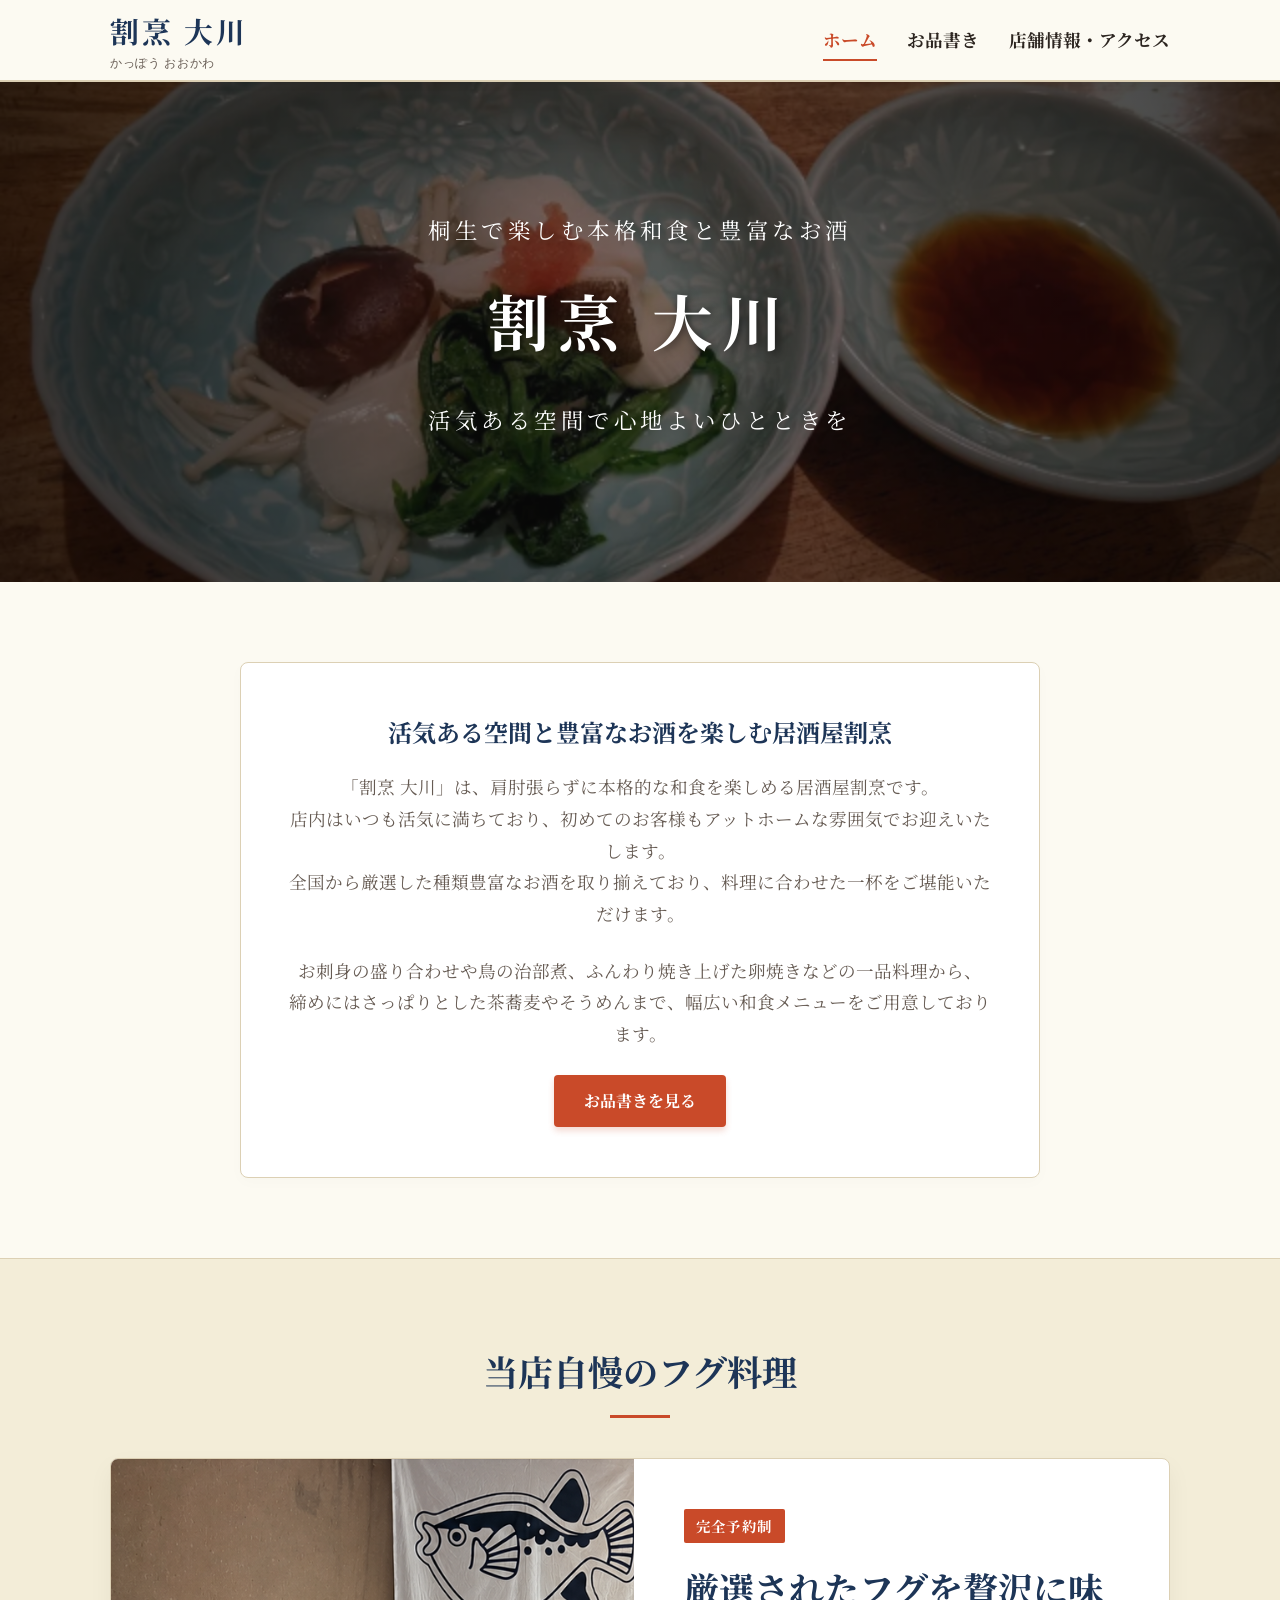
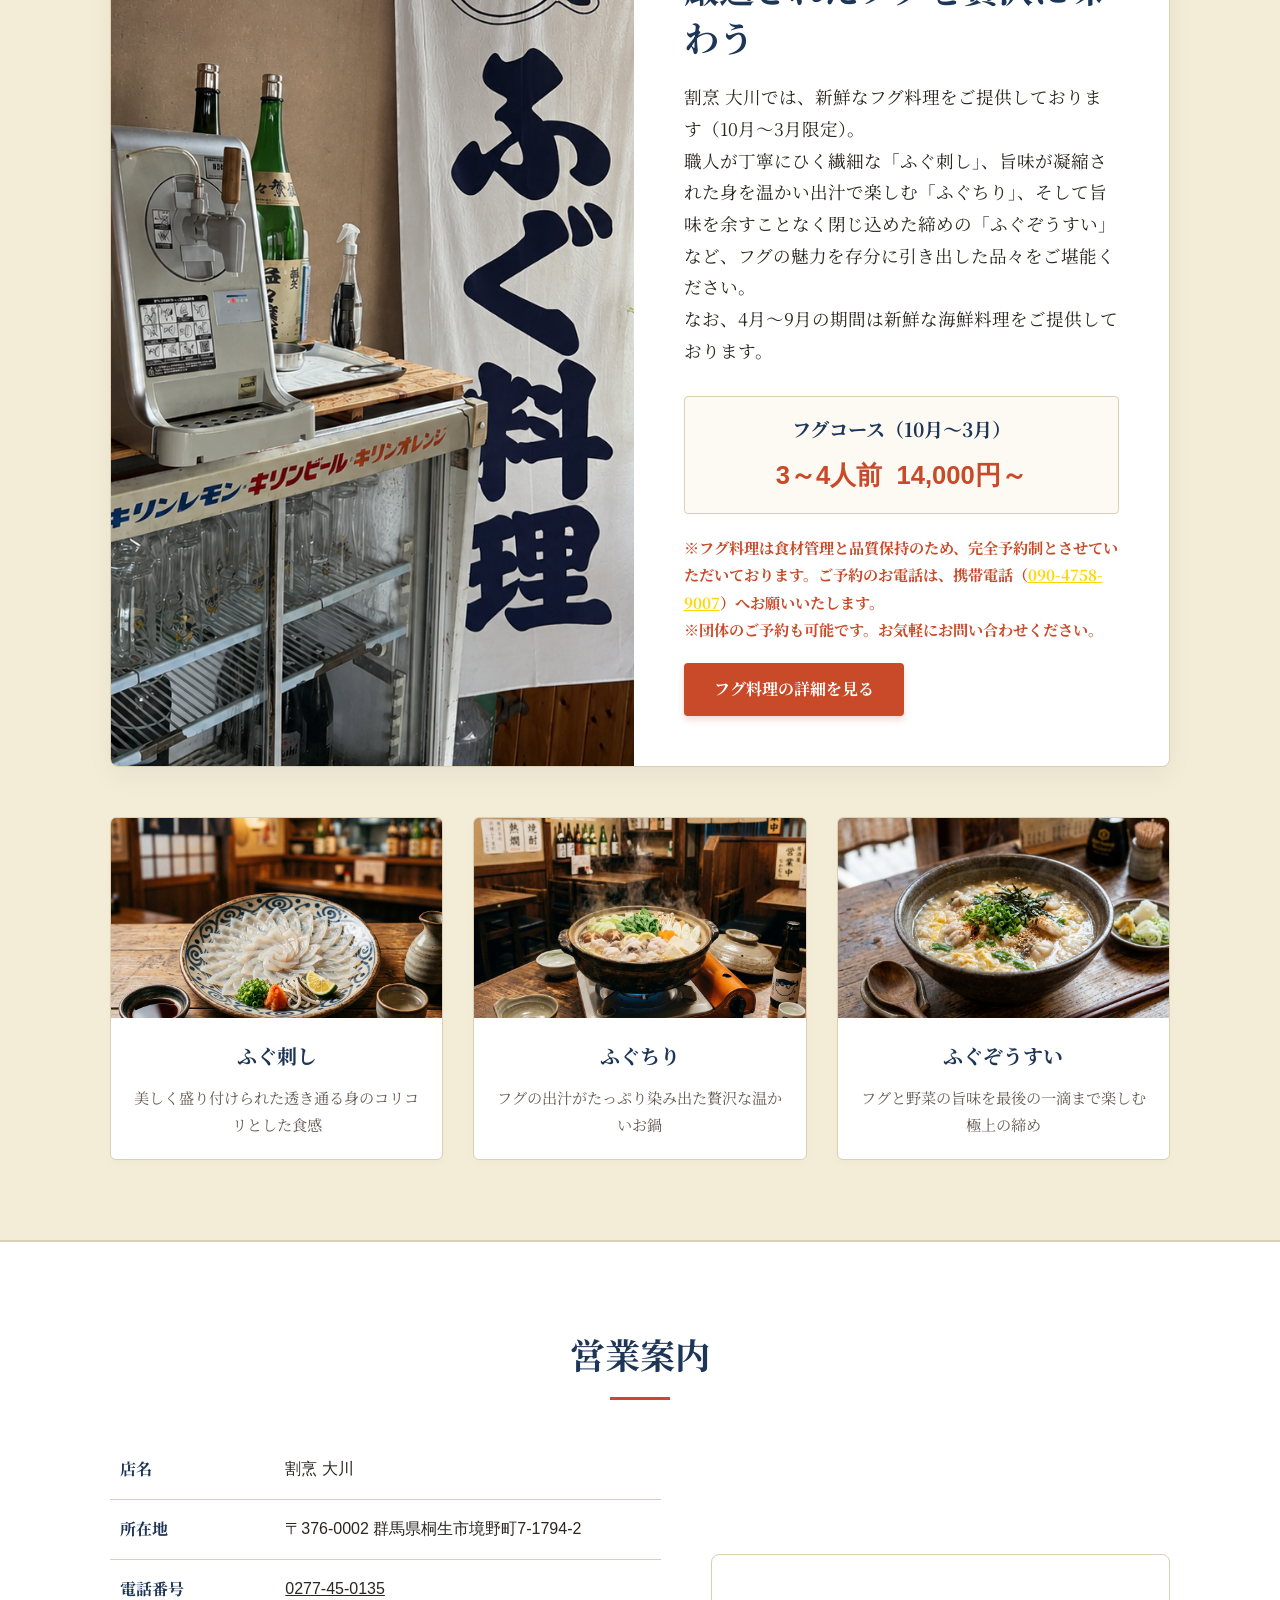
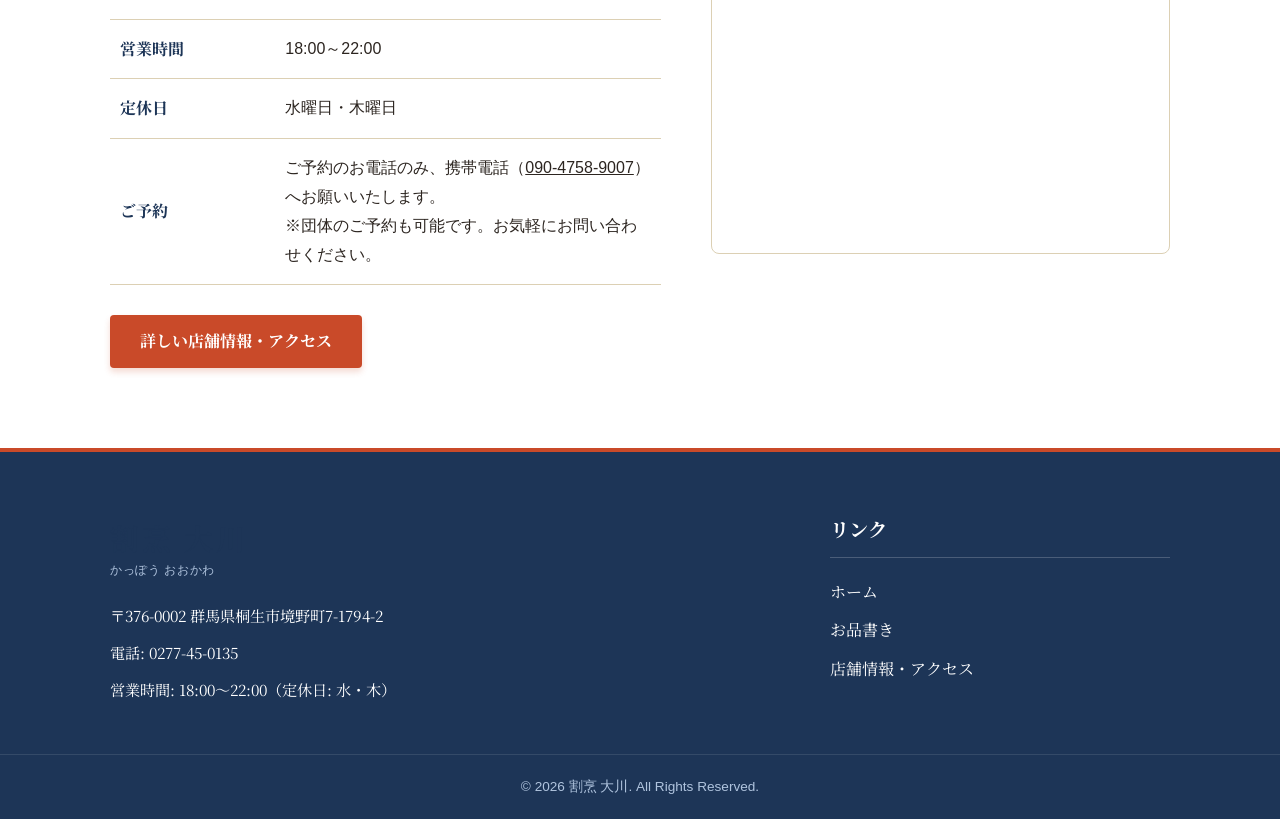
<file: index.html>
<!DOCTYPE html>
<html lang="ja">
<head>
  <meta charset="UTF-8">
  <meta name="viewport" content="width=device-width, initial-scale=1.0">
  <meta name="description" content="群馬県桐生市境野町にある「割烹 大川」の公式ホームページです。活気ある店内で豊富なお酒と本格的な和食をお楽しみいただけます。完全予約制の絶品フグ料理をはじめ、お刺身、鳥の治部煮など自慢の逸品をご用意しております。">
  <title>割烹 大川 - 桐生市の居酒屋割烹・フグ料理</title>
  <!-- 共通スタイルシート -->
  <link rel="stylesheet" href="style.css">
</head>
<body>

  <!-- ヘッダー -->
  <header>
    <div class="container header-container">
      <div class="logo">
        <a href="index.html">
          <span class="logo-main">割烹 大川</span>
          <span class="logo-sub">かっぽう おおかわ</span>
        </a>
      </div>

      <!-- デスクトップ用ナビゲーション -->
      <nav class="nav-menu">
        <a href="index.html" class="nav-link active">ホーム</a>
        <a href="menu.html" class="nav-link">お品書き</a>
        <a href="info.html" class="nav-link">店舗情報・アクセス</a>
      </nav>

      <!-- モバイル用ハンバーガーボタン -->
      <button class="hamburger" aria-label="メニューを開閉する" aria-expanded="false">
        <span class="hamburger-line"></span>
      </button>
    </div>
  </header>

  <!-- モバイル用ナビゲーションオーバーレイ -->
  <div class="nav-overlay">
    <button class="nav-overlay-close" aria-label="メニューを閉じる">&times;</button>
    <nav class="nav-overlay-menu">
      <a href="index.html" class="nav-overlay-link active">ホーム</a>
      <a href="menu.html" class="nav-overlay-link">お品書き</a>
      <a href="info.html" class="nav-overlay-link">店舗情報・アクセス</a>
    </nav>
    <div class="nav-overlay-info">
      <p>割烹 大川</p>
      <p>群馬県桐生市境野町7-1794-2</p>
      <p>電話: 0277-45-0135</p>
    </div>

  </div>

  <!-- メインビジュアル -->
  <section class="hero">
    <img src="img/ふぐイメージ.png" alt="割烹 大川 ふぐイメージ" class="hero-bg">
    <div class="hero-content">
      <p class="hero-tagline">桐生で楽しむ本格和食と豊富なお酒</p>
      <h1 class="hero-title">割烹 大川</h1>
      <p class="hero-tagline">活気ある空間で心地よいひとときを</p>
    </div>
  </section>

  <!-- メッセージセクション -->
  <section class="section-padding">
    <div class="container text-center">
      <div class="intro-text-box">
        <p class="intro-lead">活気ある空間と豊富なお酒を楽しむ居酒屋割烹</p>
        <p class="intro-desc">
          「割烹 大川」は、肩肘張らずに本格的な和食を楽しめる居酒屋割烹です。<br>
          店内はいつも活気に満ちており、初めてのお客様もアットホームな雰囲気でお迎えいたします。<br>
          全国から厳選した種類豊富なお酒を取り揃えており、料理に合わせた一杯をご堪能いただけます。
        </p>
        <p class="intro-desc">
          お刺身の盛り合わせや鳥の治部煮、ふんわり焼き上げた卵焼きなどの一品料理から、<br>
          締めにはさっぱりとした茶蕎麦やそうめんまで、幅広い和食メニューをご用意しております。
        </p>
        <a href="menu.html" class="btn">お品書きを見る</a>
      </div>
    </div>
  </section>

  <!-- フグ料理特集セクション (大々的に打ち出し) -->
  <section class="section-padding fugu-featured-section">
    <div class="container">
      <h2 class="section-title">当店自慢のフグ料理</h2>
      
      <div class="fugu-featured-card">
        <div class="fugu-featured-img" style="background-image: url('img/ふぐ看板.png');"></div>
        <div class="fugu-featured-content">
          <span class="fugu-featured-badge">完全予約制</span>
          <h3 class="fugu-featured-title">厳選されたフグを贅沢に味わう</h3>
          <p class="fugu-featured-desc">
            割烹 大川では、新鮮なフグ料理をご提供しております（10月〜3月限定）。<br>
            職人が丁寧にひく繊細な「ふぐ刺し」、旨味が凝縮された身を温かい出汁で楽しむ「ふぐちり」、そして旨味を余すことなく閉じ込めた締めの「ふぐぞうすい」など、フグの魅力を存分に引き出した品々をご堪能ください。<br>
            なお、4月〜9月の期間は新鮮な海鮮料理をご提供しております。
          </p>
          <div class="fugu-course-box">
            <p class="fugu-course-label">フグコース（10月〜3月）</p>
            <p class="fugu-course-price">3～4人前&nbsp;&nbsp;14,000円～</p>
          </div>
          <p class="text-accent" style="font-weight: bold; margin-bottom: 20px; font-size: 0.95rem;">
            ※フグ料理は食材管理と品質保持のため、完全予約制とさせていただいております。ご予約のお電話は、携帯電話（<a href="tel:090-4758-9007" style="color: #ffd700; text-decoration: underline;">090-4758-9007</a>）へお願いいたします。<br>
            ※団体のご予約も可能です。お気軽にお問い合わせください。
          </p>
          <div class="fugu-featured-btn-wrap">
            <a href="menu.html#fugu" class="btn">フグ料理の詳細を見る</a>
          </div>
        </div>
      </div>

      <!-- フグ3点プレビュー -->
      <div class="fugu-preview-grid">
        <div class="fugu-preview-item">
          <div class="fugu-preview-img-wrap">
            <img src="img/fugu_sashi.png" alt="ふぐ刺し">
          </div>
          <div class="fugu-preview-info">
            <h4 class="fugu-preview-name">ふぐ刺し</h4>
            <p class="fugu-preview-text">美しく盛り付けられた透き通る身のコリコリとした食感</p>
          </div>
        </div>
        <div class="fugu-preview-item">
          <div class="fugu-preview-img-wrap">
            <img src="img/fugu_chiri.png" alt="ふぐちり">
          </div>
          <div class="fugu-preview-info">
            <h4 class="fugu-preview-name">ふぐちり</h4>
            <p class="fugu-preview-text">フグの出汁がたっぷり染み出た贅沢な温かいお鍋</p>
          </div>
        </div>
        <div class="fugu-preview-item">
          <div class="fugu-preview-img-wrap">
            <img src="img/fugu_zousui.png" alt="ふぐぞうすい">
          </div>
          <div class="fugu-preview-info">
            <h4 class="fugu-preview-name">ふぐぞうすい</h4>
            <p class="fugu-preview-text">フグと野菜の旨味を最後の一滴まで楽しむ極上の締め</p>
          </div>
        </div>
      </div>

    </div>
  </section>



  <!-- 簡易店舗情報 & アクセス -->
  <section class="section-padding home-info-section">
    <div class="container">
      <h2 class="section-title">営業案内</h2>
      
      <div class="home-info-columns">
        <div>
          <table class="home-info-table">
            <tbody>
              <tr>
                <th>店名</th>
                <td>割烹 大川</td>
              </tr>
              <tr>
                <th>所在地</th>
                <td>〒376-0002 群馬県桐生市境野町7-1794-2</td>
              </tr>
              <tr>
                <th>電話番号</th>
                <td><a href="tel:0277-45-0135" style="color: inherit; text-decoration: underline;">0277-45-0135</a></td>
              </tr>
              <tr>
                <th>営業時間</th>
                <td>18:00～22:00</td>
              </tr>
              <tr>
                <th>定休日</th>
                <td>水曜日・木曜日</td>
              </tr>
              <tr>
                <th>ご予約</th>
                <td>
                  ご予約のお電話のみ、携帯電話（<a href="tel:090-4758-9007" style="color: inherit; text-decoration: underline;">090-4758-9007</a>）へお願いいたします。<br>
                  ※団体のご予約も可能です。お気軽にお問い合わせください。
                </td>
              </tr>
            </tbody>
          </table>
          <div style="margin-top: 30px;">
            <a href="info.html" class="btn">詳しい店舗情報・アクセス</a>
          </div>
        </div>
        
        <div>
          <!-- 地図 (プレースホルダーまたは簡単な案内。今回は桐生市境野町の簡易案内) -->
          <div class="home-info-map-wrap">
            <!-- Google Maps iframe を埋め込む (桐生市境野町7-1794-2の位置) -->
            <iframe src="https://www.google.com/maps/embed?pb=!1m18!1m12!1m3!1d3209.7027581177607!2d139.36224347715367!3d36.3800689916238!2m3!1f0!2f0!3f0!3m2!1i1024!2i768!4f13.1!3m3!1m2!1s0x601f464016d9059f%3A0xf8aa94d90693f6e3!2z5Ymy54G5IOWkp-W3dA!5e0!3m2!1sja!2sjp!4v1719810000000!5m2!1sja!2sjp" width="100%" height="100%" style="border:0;" allowfullscreen="" loading="lazy" referrerpolicy="no-referrer-when-downgrade"></iframe>
          </div>
        </div>
      </div>
      
    </div>
  </section>

  <!-- フッター -->
  <footer>
    <div class="container footer-content">
      <div class="footer-info">
        <div class="logo" style="margin-bottom: 20px;">
          <a href="index.html">
            <span class="logo-main">割烹 大川</span>
            <span class="logo-sub" style="color: #b0c4de;">かっぽう おおかわ</span>
          </a>
        </div>
        <p>〒376-0002 群馬県桐生市境野町7-1794-2</p>
        <p>電話: 0277-45-0135</p>
        <p>営業時間: 18:00～22:00（定休日: 水・木）</p>
      </div>
      
      <div class="footer-links">
        <h3>リンク</h3>
        <ul>
          <li><a href="index.html">ホーム</a></li>
          <li><a href="menu.html">お品書き</a></li>
          <li><a href="info.html">店舗情報・アクセス</a></li>
        </ul>
      </div>
      

    </div>
    
    <div class="copyright">
      <p>&copy; 2026 割烹 大川. All Rights Reserved.</p>
    </div>
  </footer>

  <!-- 共通スクリプト -->
  <script src="script.js"></script>
</body>
</html>
</file>
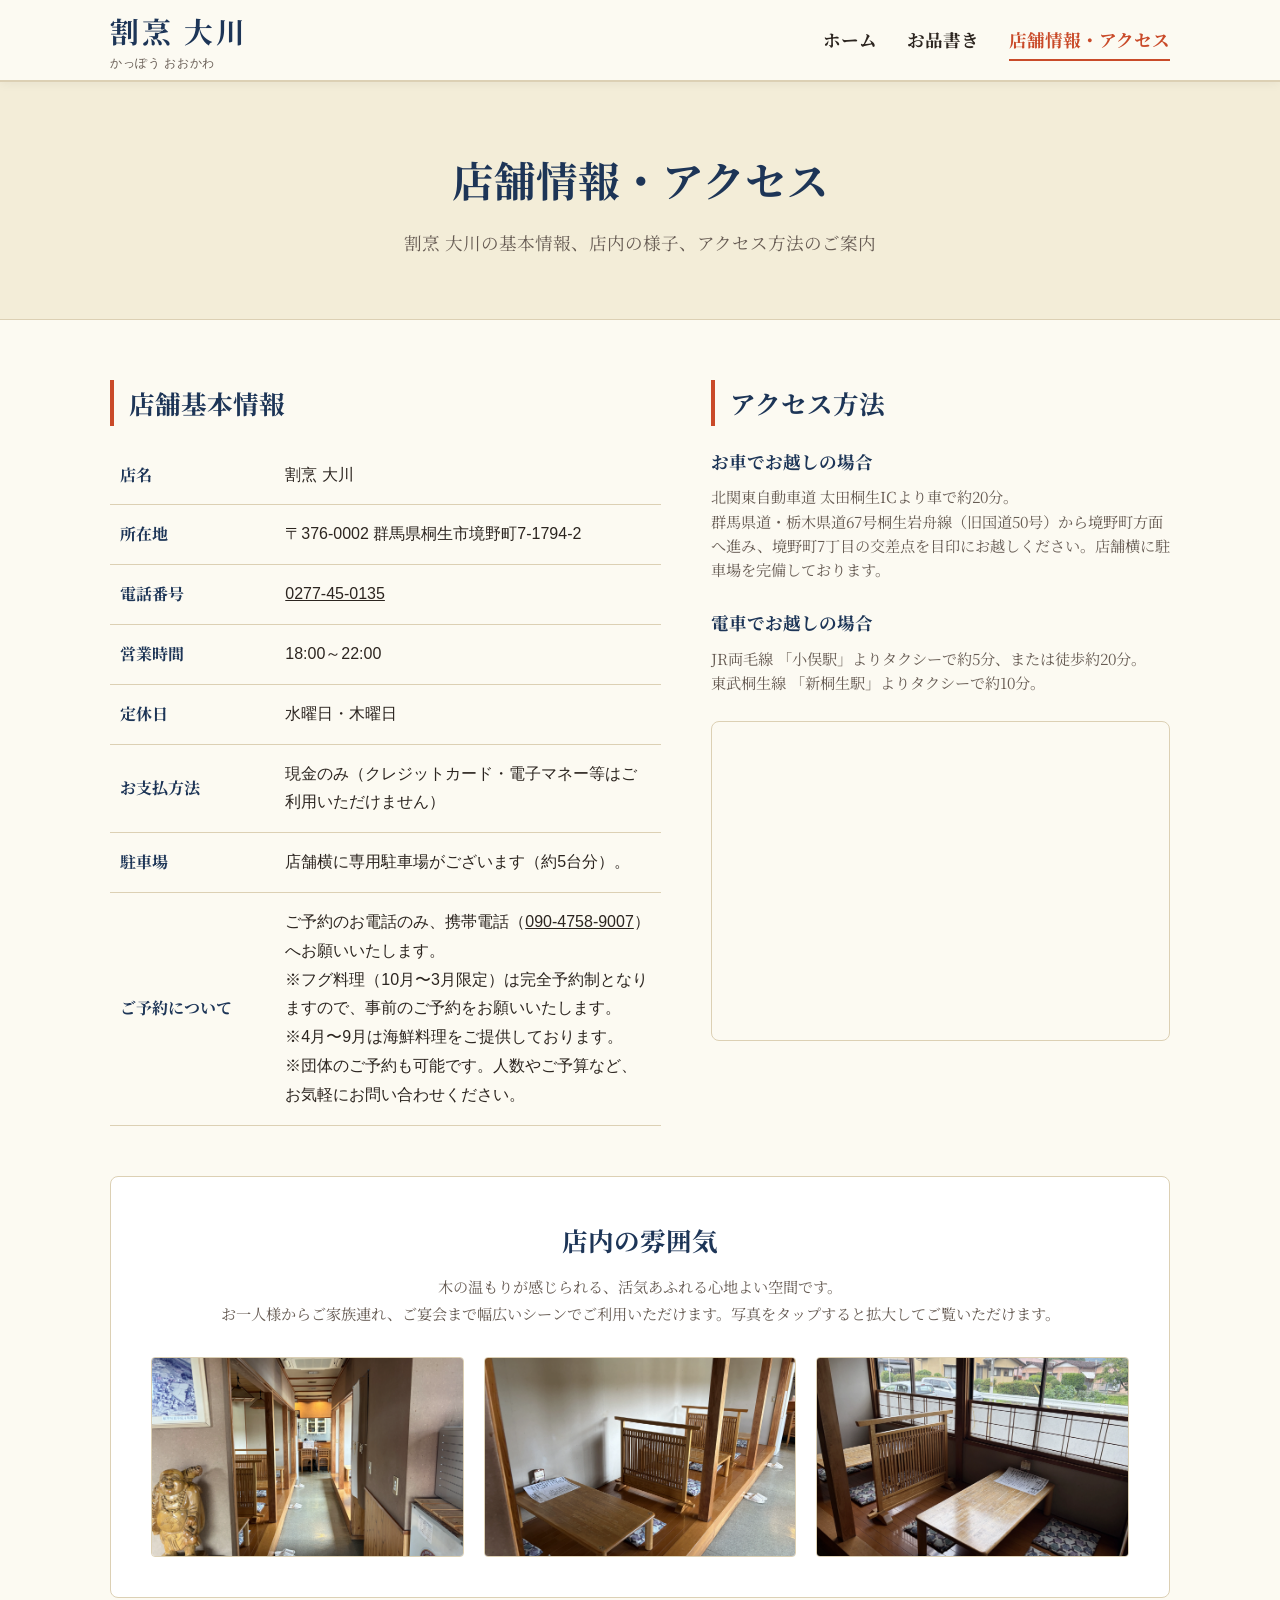
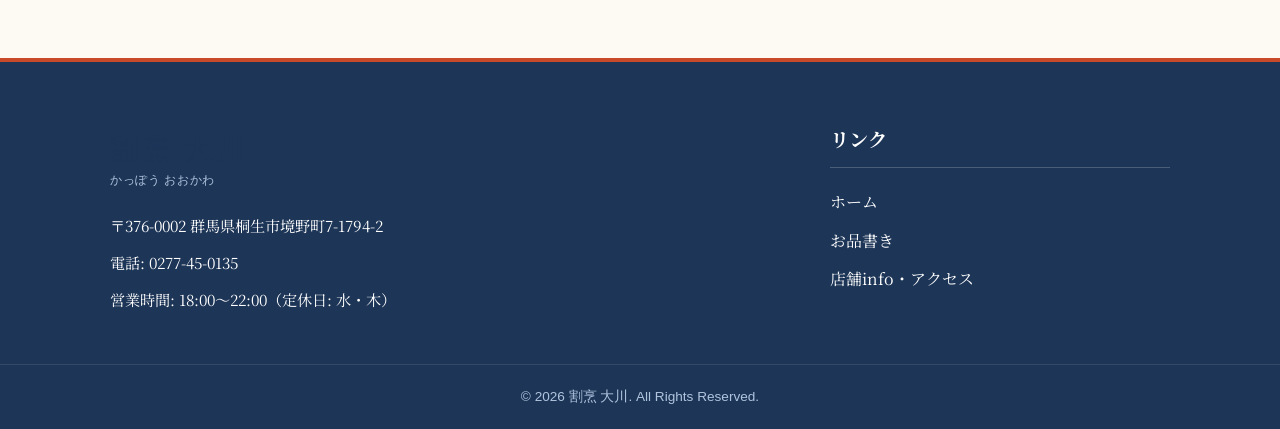
<file: info.html>
<!DOCTYPE html>
<html lang="ja">
<head>
  <meta charset="UTF-8">
  <meta name="viewport" content="width=device-width, initial-scale=1.0">
  <meta name="description" content="割烹 大川の店舗情報およびアクセス案内です。群馬県桐生市境野町に位置し、アットホームで活気ある店内の写真をご覧いただけます。お車や公共交通機関でのアクセス方法、ご予約方法について掲載しています。">
  <title>店舗情報・アクセス - 割烹 大川</title>
  <!-- 共通スタイルシート -->
  <link rel="stylesheet" href="style.css">
</head>
<body>

  <!-- ヘッダー -->
  <header>
    <div class="container header-container">
      <div class="logo">
        <a href="index.html">
          <span class="logo-main">割烹 大川</span>
          <span class="logo-sub">かっぽう おおかわ</span>
        </a>
      </div>

      <!-- デスクトップ用ナビゲーション -->
      <nav class="nav-menu">
        <a href="index.html" class="nav-link">ホーム</a>
        <a href="menu.html" class="nav-link">お品書き</a>
        <a href="info.html" class="nav-link active">店舗情報・アクセス</a>
      </nav>

      <!-- モバイル用ハンバーガーボタン -->
      <button class="hamburger" aria-label="メニューを開閉する" aria-expanded="false">
        <span class="hamburger-line"></span>
      </button>
    </div>
  </header>

  <!-- モバイル用ナビゲーションオーバーレイ -->
  <div class="nav-overlay">
    <button class="nav-overlay-close" aria-label="メニューを閉じる">&times;</button>
    <nav class="nav-overlay-menu">
      <a href="index.html" class="nav-overlay-link">ホーム</a>
      <a href="menu.html" class="nav-overlay-link">お品書き</a>
      <a href="info.html" class="nav-overlay-link active">店舗情報・アクセス</a>
    </nav>
    <div class="nav-overlay-info">
      <p>割烹 大川</p>
      <p>群馬県桐生市境野町7-1794-2</p>
      <p>電話: 0277-45-0135</p>
    </div>

  </div>

  <!-- ページヘッダー -->
  <section class="page-header">
    <div class="container">
      <h1>店舗情報・アクセス</h1>
      <p>割烹 大川の基本情報、店内の様子、アクセス方法のご案内</p>
    </div>
  </section>

  <!-- 店舗詳細情報セクション -->
  <section class="info-section">
    <div class="container">
      <div class="info-grid">
        
        <!-- 店舗基本情報テーブル -->
        <div>
          <h2 class="menu-sub-title" style="margin-bottom: 20px;">店舗基本情報</h2>
          <table class="home-info-table">
            <tbody>
              <tr>
                <th>店名</th>
                <td>割烹 大川</td>
              </tr>
              <tr>
                <th>所在地</th>
                <td>〒376-0002 群馬県桐生市境野町7-1794-2</td>
              </tr>
              <tr>
                <th>電話番号</th>
                <td><a href="tel:0277-45-0135" style="color: inherit; text-decoration: underline;">0277-45-0135</a></td>
              </tr>
              <tr>
                <th>営業時間</th>
                <td>18:00～22:00</td>
              </tr>
              <tr>
                <th>定休日</th>
                <td>水曜日・木曜日</td>
              </tr>
              <tr>
                <th>お支払方法</th>
                <td>現金のみ（クレジットカード・電子マネー等はご利用いただけません）</td>
              </tr>
              <tr>
                <th>駐車場</th>
                <td>店舗横に専用駐車場がございます（約5台分）。</td>
              </tr>
              <tr>
                <th>ご予約について</th>
                <td>
                  ご予約のお電話のみ、携帯電話（<a href="tel:090-4758-9007" style="color: inherit; text-decoration: underline;">090-4758-9007</a>）へお願いいたします。<br>
                  ※フグ料理（10月〜3月限定）は完全予約制となりますので、事前のご予約をお願いいたします。<br>
                  ※4月〜9月は海鮮料理をご提供しております。<br>
                  ※団体のご予約も可能です。人数やご予算など、お気軽にお問い合わせください。
                </td>
              </tr>
            </tbody>
          </table>

        </div>

        <!-- アクセス方法 -->
        <div>
          <h2 class="menu-sub-title" style="margin-bottom: 20px;">アクセス方法</h2>
          
          <div style="margin-bottom: 25px;">
            <h3 style="font-size: 1.1rem; color: var(--color-primary); margin-bottom: 8px;">お車でお越しの場合</h3>
            <p style="font-size: 0.95rem; color: var(--text-color-sub); line-height: 1.6;">
              北関東自動車道 太田桐生ICより車で約20分。<br>
              群馬県道・栃木県道67号桐生岩舟線（旧国道50号）から境野町方面へ進み、境野町7丁目の交差点を目印にお越しください。店舗横に駐車場を完備しております。
            </p>
          </div>

          <div style="margin-bottom: 25px;">
            <h3 style="font-size: 1.1rem; color: var(--color-primary); margin-bottom: 8px;">電車でお越しの場合</h3>
            <p style="font-size: 0.95rem; color: var(--text-color-sub); line-height: 1.6;">
              JR両毛線 「小俣駅」よりタクシーで約5分、または徒歩約20分。<br>
              東武桐生線 「新桐生駅」よりタクシーで約10分。
            </p>
          </div>

          <!-- 地図埋め込み -->
          <div class="home-info-map-wrap" style="height: 320px;">
            <iframe src="https://www.google.com/maps/embed?pb=!1m18!1m12!1m3!1d3209.7027581177607!2d139.36224347715367!3d36.3800689916238!2m3!1f0!2f0!3f0!3m2!1i1024!2i768!4f13.1!3m3!1m2!1s0x601f464016d9059f%3A0xf8aa94d90693f6e3!2z5Ymy54G5IOWkp-W3dA!5e0!3m2!1sja!2sjp!4v1719810000000!5m2!1sja!2sjp" width="100%" height="100%" style="border:0;" allowfullscreen="" loading="lazy" referrerpolicy="no-referrer-when-downgrade"></iframe>
          </div>
        </div>

      </div>

      <!-- 店内の雰囲気・フォトギャラリー -->
      <div class="gallery-container">
        <h2 class="menu-sub-title text-center" style="border: none; padding-left: 0; margin-bottom: 10px;">店内の雰囲気</h2>
        <p class="text-center" style="color: var(--text-color-sub); font-size: 0.95rem;">
          木の温もりが感じられる、活気あふれる心地よい空間です。<br>
          お一人様からご家族連れ、ご宴会まで幅広いシーンでご利用いただけます。写真をタップすると拡大してご覧いただけます。
        </p>

        <div class="gallery-grid">
          <div class="gallery-item">
            <img src="img/店内1.webp" alt="割烹 大川 店内の様子 1">
          </div>
          <div class="gallery-item">
            <img src="img/店内2.webp" alt="割烹 大川 店内の様子 2">
          </div>
          <div class="gallery-item">
            <img src="img/店内3.webp" alt="割烹 大川 店内の様子 3">
          </div>
        </div>
      </div>

    </div>
  </section>

  <!-- 拡大画像表示用モーダル -->
  <div class="modal">
    <span class="modal-close">&times;</span>
    <img class="modal-content" id="modal-img">
  </div>

  <!-- フッター -->
  <footer>
    <div class="container footer-content">
      <div class="footer-info">
        <div class="logo" style="margin-bottom: 20px;">
          <a href="index.html">
            <span class="logo-main">割烹 大川</span>
            <span class="logo-sub" style="color: #b0c4de;">かっぽう おおかわ</span>
          </a>
        </div>
        <p>〒376-0002 群馬県桐生市境野町7-1794-2</p>
        <p>電話: 0277-45-0135</p>
        <p>営業時間: 18:00～22:00（定休日: 水・木）</p>
      </div>
      
      <div class="footer-links">
        <h3>リンク</h3>
        <ul>
          <li><a href="index.html">ホーム</a></li>
          <li><a href="menu.html">お品書き</a></li>
          <li><a href="info.html">店舗info・アクセス</a></li>
        </ul>
      </div>
      

    </div>
    
    <div class="copyright">
      <p>&copy; 2026 割烹 大川. All Rights Reserved.</p>
    </div>
  </footer>

  <!-- 共通スクリプト -->
  <script src="script.js"></script>
</body>
</html>
</file>
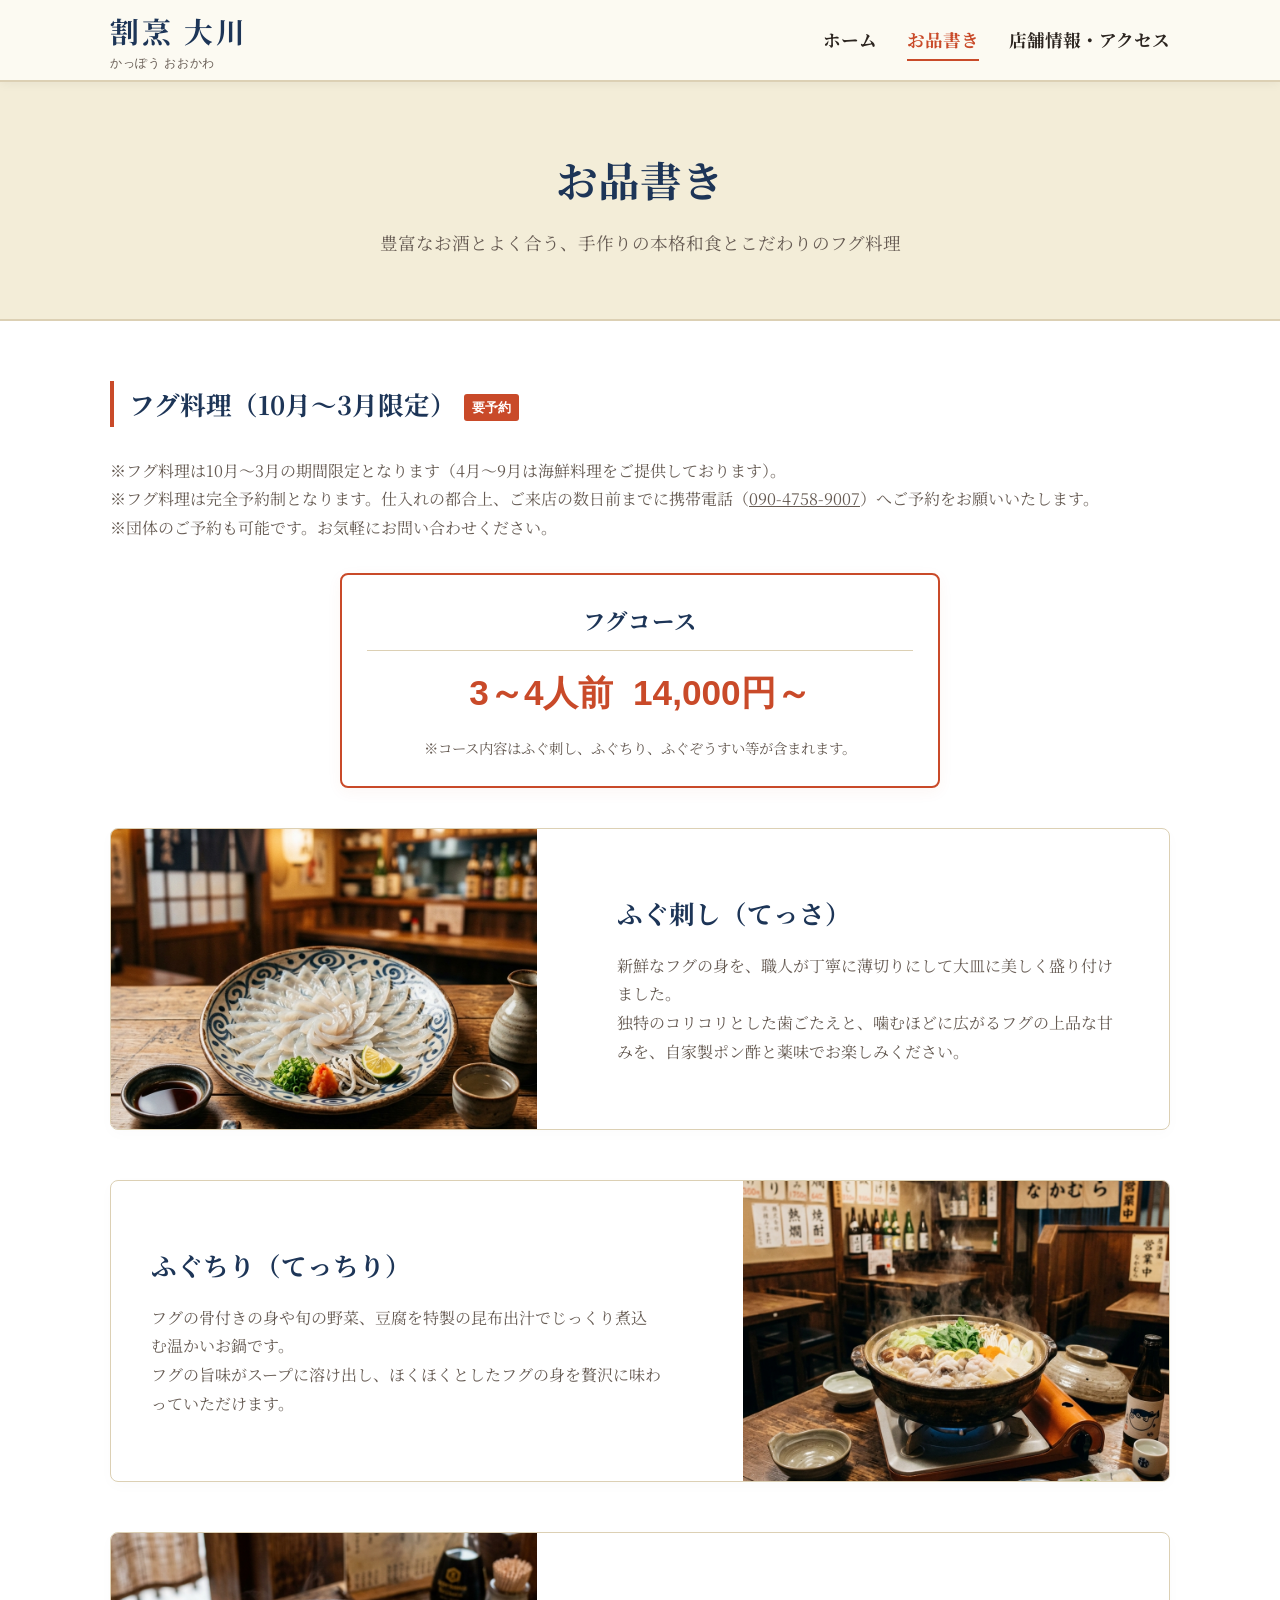
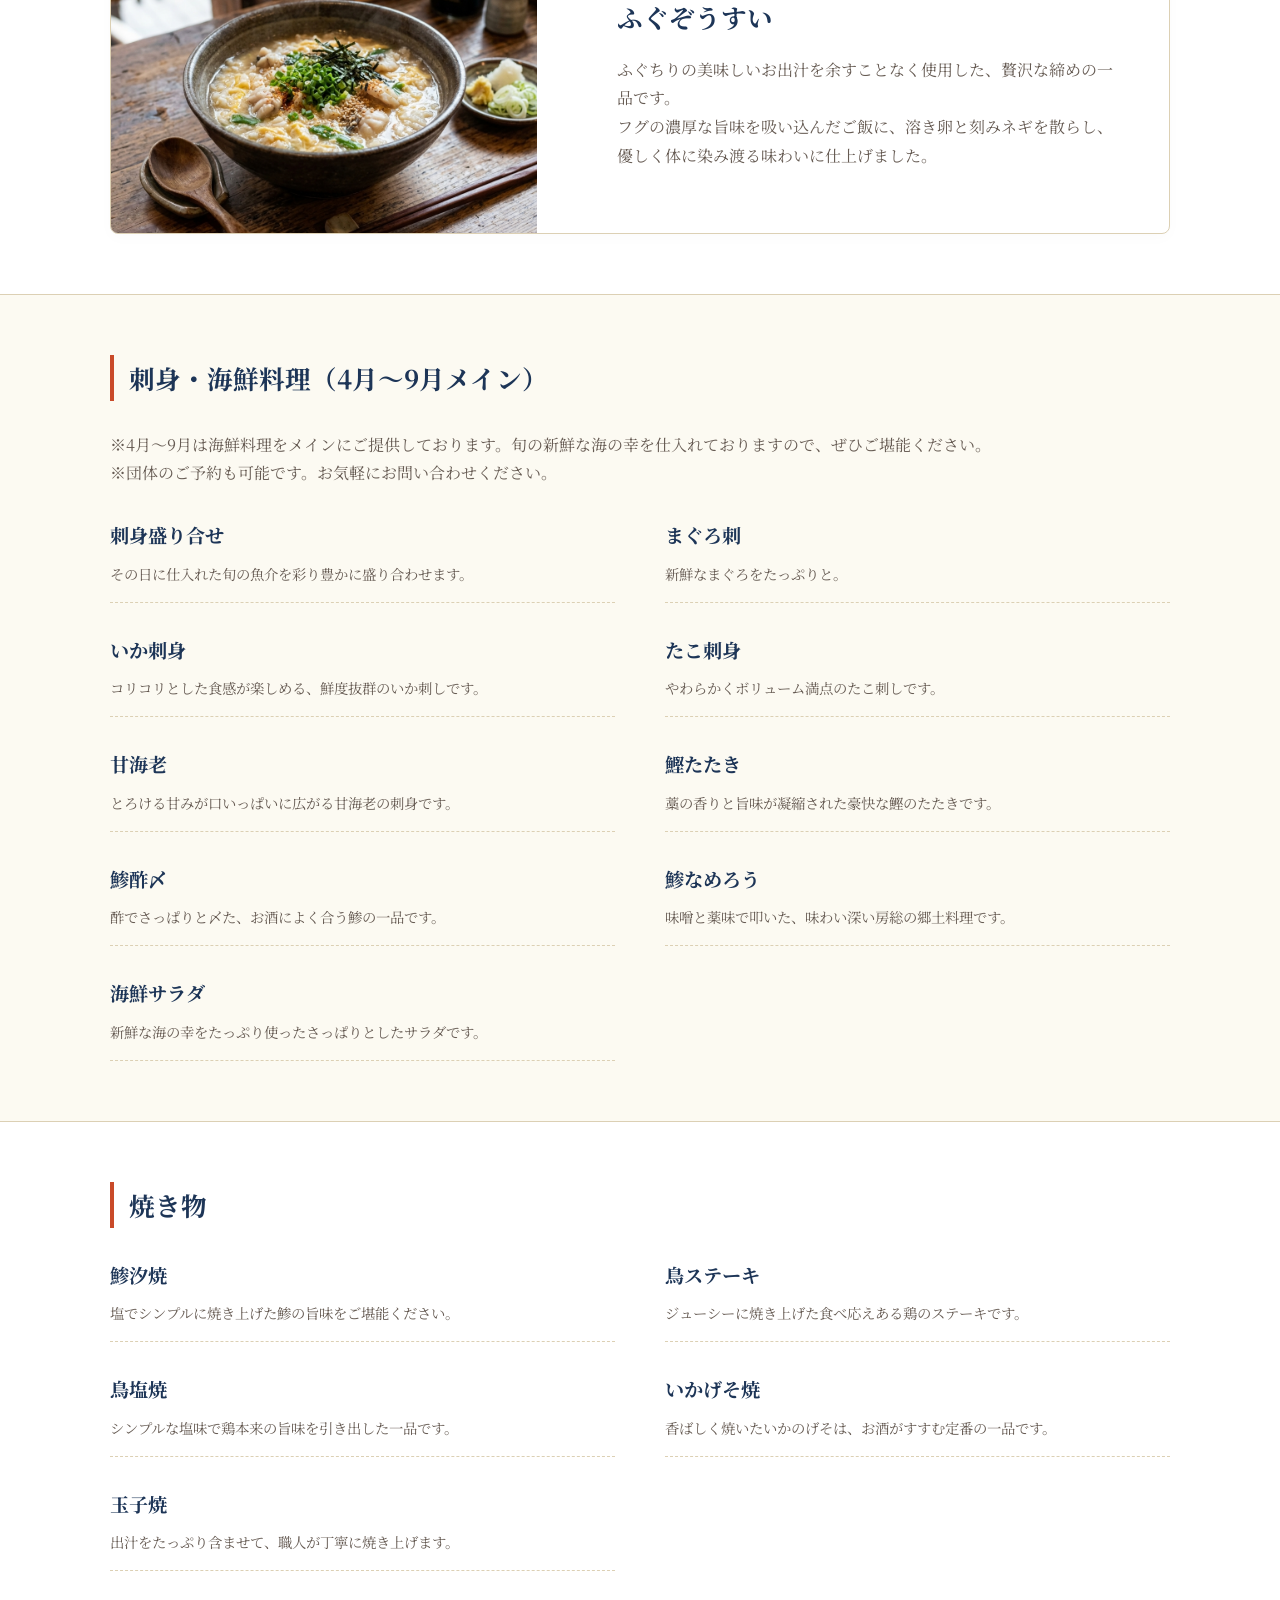
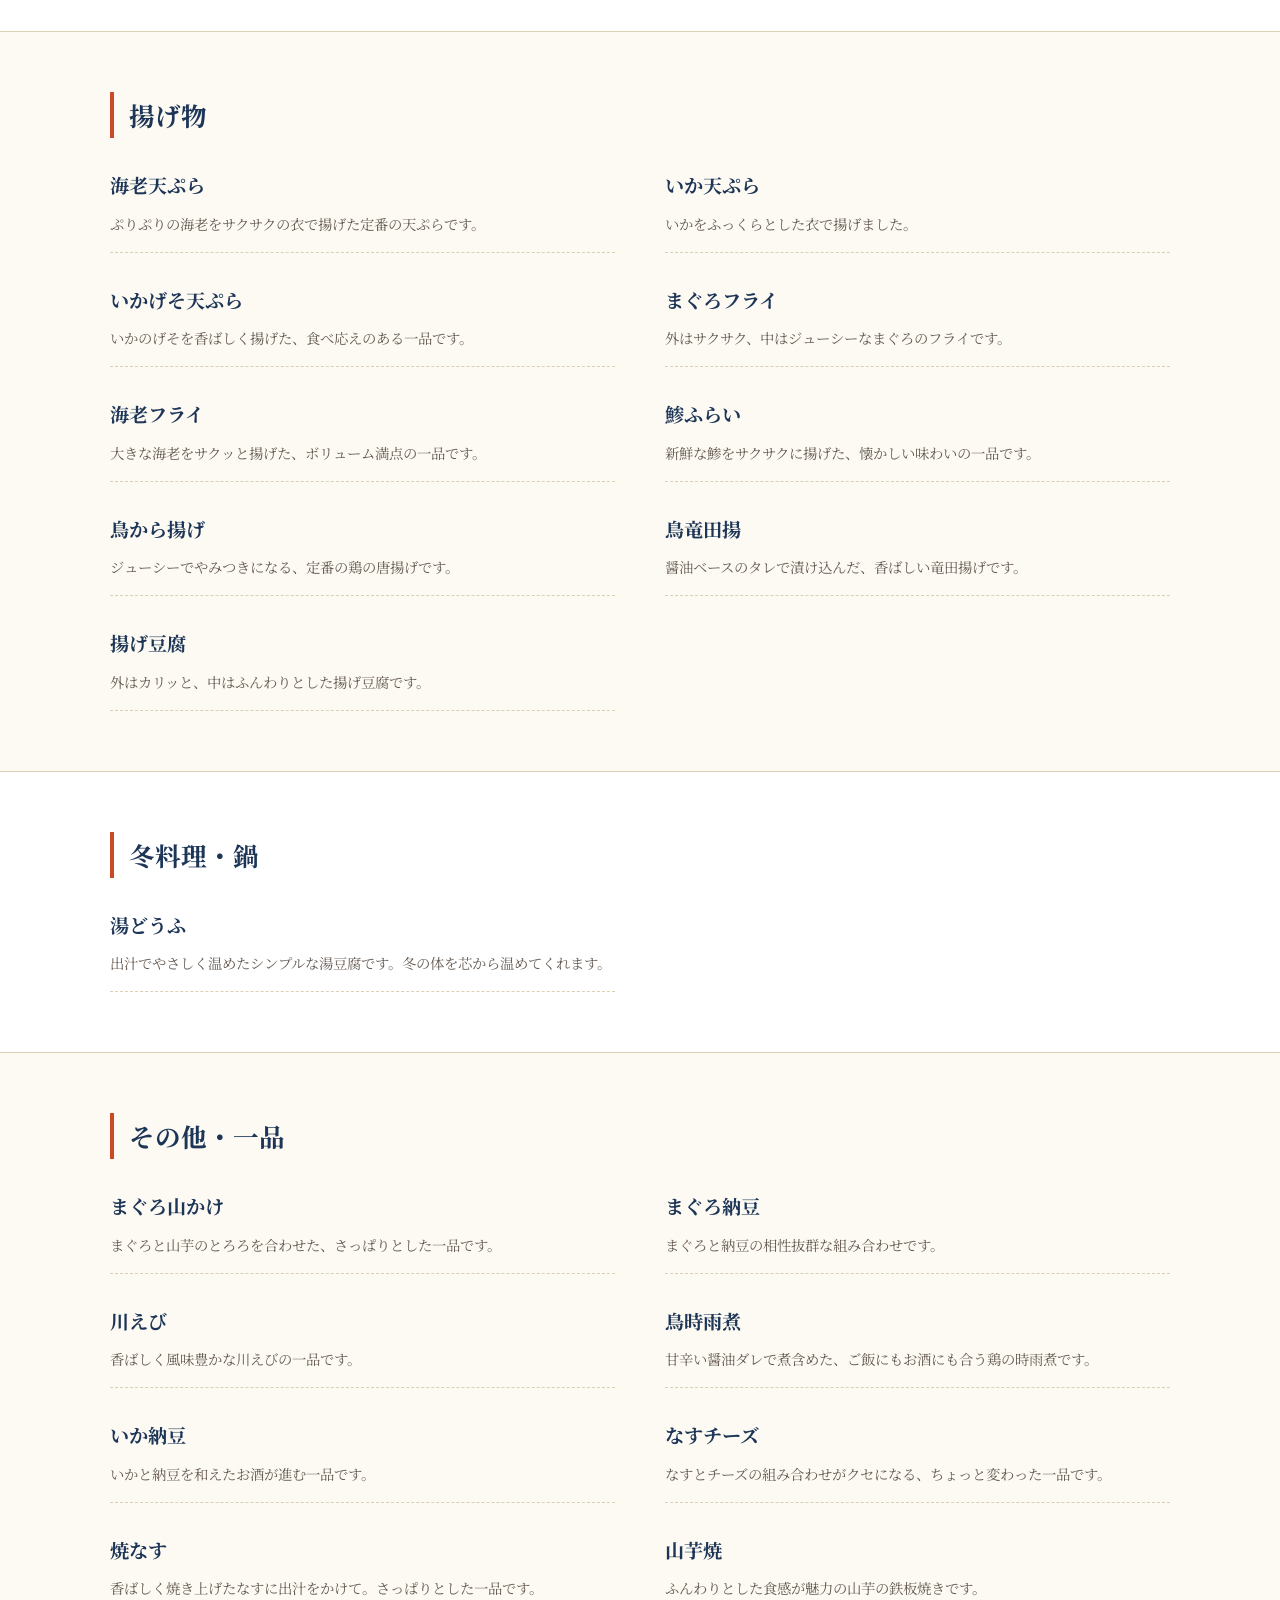
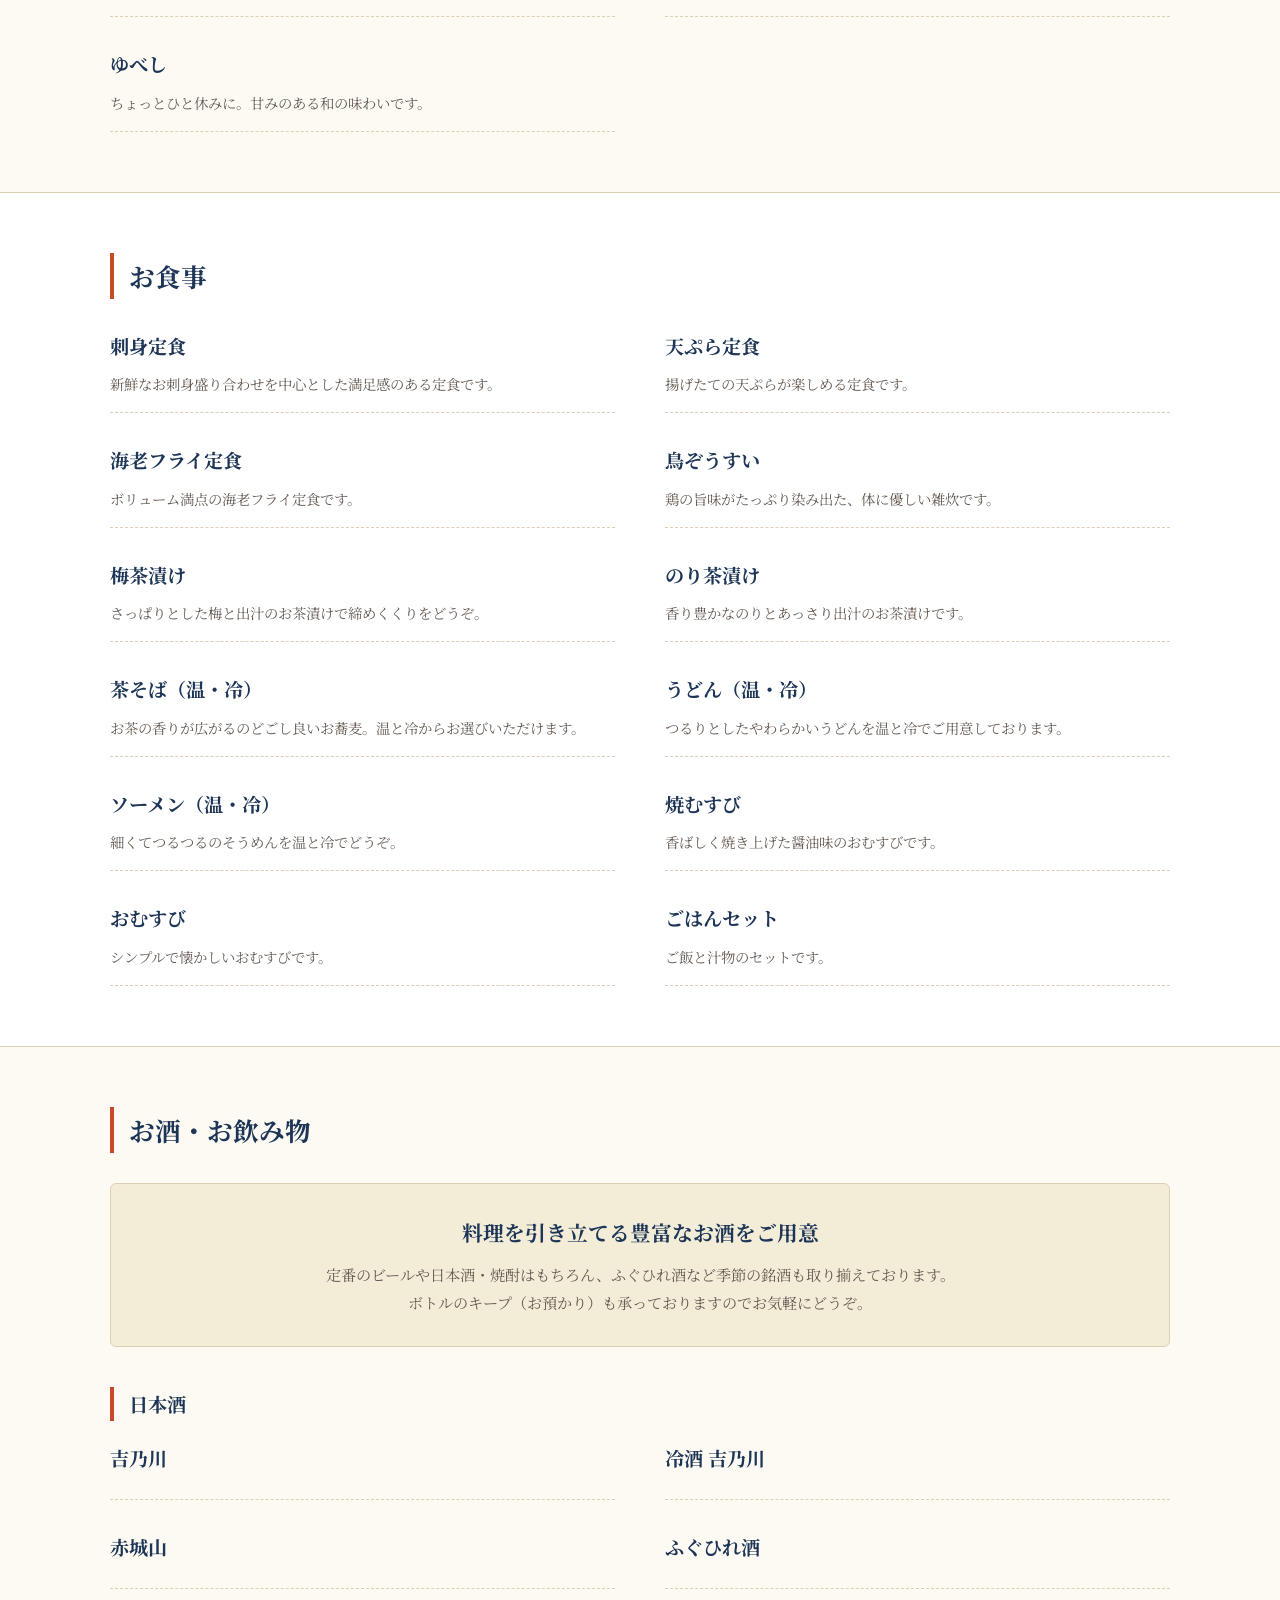
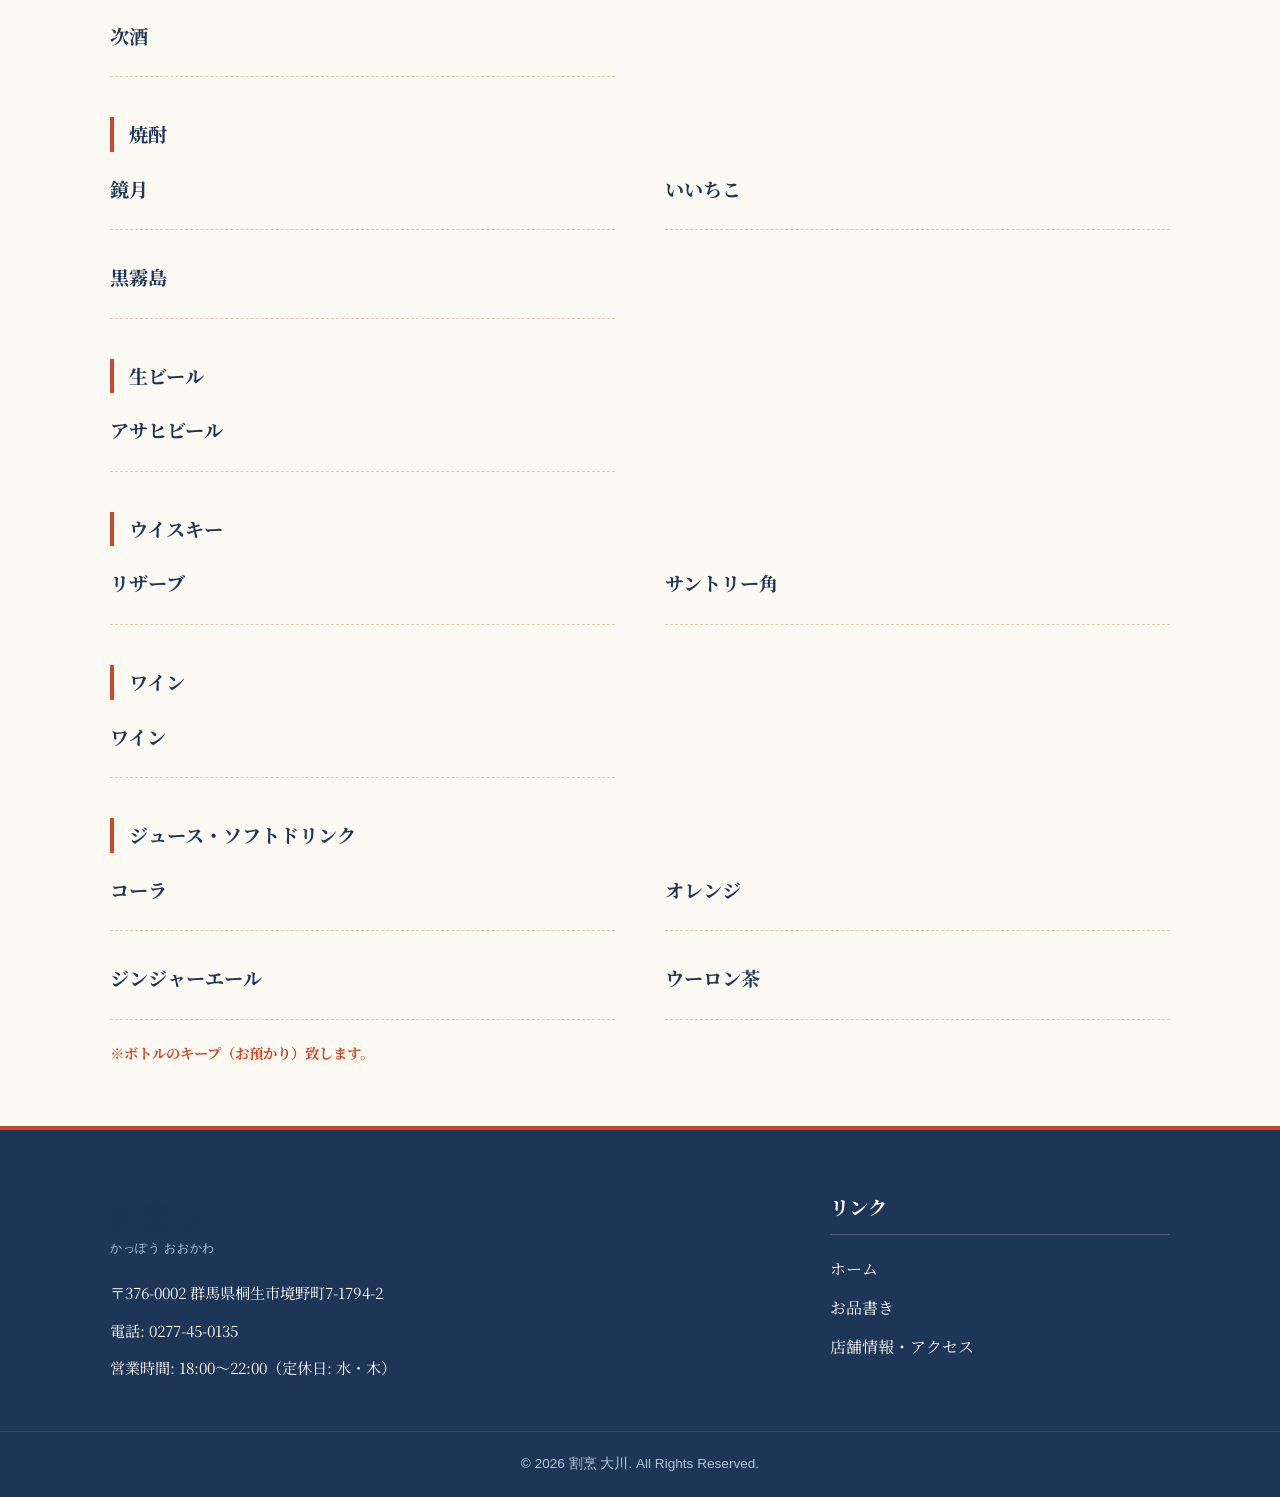
<file: menu.html>
<!DOCTYPE html>
<html lang="ja">
<head>
  <meta charset="UTF-8">
  <meta name="viewport" content="width=device-width, initial-scale=1.0">
  <meta name="description" content="割烹 大川のお品書きです。完全予約制の新鮮なフグ料理（ふぐ刺し、ふぐちり、ふぐぞうすい）をはじめ、旬のお刺身、手作りの鳥の治部煮、ふんわり卵焼きなど、お酒によく合う本格和食をご提供しています。">
  <title>お品書き - 割烹 大川</title>
  <!-- 共通スタイルシート -->
  <link rel="stylesheet" href="style.css">
</head>
<body>

  <!-- ヘッダー -->
  <header>
    <div class="container header-container">
      <div class="logo">
        <a href="index.html">
          <span class="logo-main">割烹 大川</span>
          <span class="logo-sub">かっぽう おおかわ</span>
        </a>
      </div>

      <!-- デスクトップ用ナビゲーション -->
      <nav class="nav-menu">
        <a href="index.html" class="nav-link">ホーム</a>
        <a href="menu.html" class="nav-link active">お品書き</a>
        <a href="info.html" class="nav-link">店舗情報・アクセス</a>
      </nav>

      <!-- モバイル用ハンバーガーボタン -->
      <button class="hamburger" aria-label="メニューを開閉する" aria-expanded="false">
        <span class="hamburger-line"></span>
      </button>
    </div>
  </header>

  <!-- モバイル用ナビゲーションオーバーレイ -->
  <div class="nav-overlay">
    <button class="nav-overlay-close" aria-label="メニューを閉じる">&times;</button>
    <nav class="nav-overlay-menu">
      <a href="index.html" class="nav-overlay-link">ホーム</a>
      <a href="menu.html" class="nav-overlay-link active">お品書き</a>
      <a href="info.html" class="nav-overlay-link">店舗情報・アクセス</a>
    </nav>
    <div class="nav-overlay-info">
      <p>割烹 大川</p>
      <p>群馬県桐生市境野町7-1794-2</p>
      <p>電話: 0277-45-0135</p>
    </div>

  </div>

  <!-- ページヘッダー -->
  <section class="page-header">
    <div class="container">
      <h1>お品書き</h1>
      <p>豊富なお酒とよく合う、手作りの本格和食とこだわりのフグ料理</p>
    </div>
  </section>

  <!-- フグ料理セクション -->
  <section class="menu-section" id="fugu">
    <div class="container">
      <h2 class="menu-sub-title">フグ料理（10月〜3月限定）<span class="badge-reservation">要予約</span></h2>
      <p style="margin-bottom: 30px; color: var(--text-color-sub);">
        ※フグ料理は10月〜3月の期間限定となります（4月〜9月は海鮮料理をご提供しております）。<br>
        ※フグ料理は完全予約制となります。仕入れの都合上、ご来店の数日前までに携帯電話（<a href="tel:090-4758-9007" style="color: inherit; text-decoration: underline;">090-4758-9007</a>）へご予約をお願いいたします。<br>
        ※団体のご予約も可能です。お気軽にお問い合わせください。
      </p>

      <!-- フグコース価格表示 -->
      <div class="fugu-course-card-wrap">
        <h3 class="fugu-course-card-title">フグコース</h3>
        <p class="fugu-course-card-price">3～4人前&nbsp;&nbsp;14,000円～</p>
        <p class="fugu-course-card-note">※コース内容はふぐ刺し、ふぐちり、ふぐぞうすい等が含まれます。</p>
      </div>

      <div class="menu-fugu-list">
        
        <!-- ふぐ刺し -->
        <div class="menu-fugu-item">
          <div class="menu-fugu-img">
            <img src="img/fugu_sashi.png" alt="ふぐ刺し">
          </div>
          <div class="menu-fugu-detail">
            <div class="menu-fugu-name">
              <span>ふぐ刺し（てっさ）</span>
            </div>
            <p class="menu-fugu-desc">
              新鮮なフグの身を、職人が丁寧に薄切りにして大皿に美しく盛り付けました。<br>
              独特のコリコリとした歯ごたえと、噛むほどに広がるフグの上品な甘みを、自家製ポン酢と薬味でお楽しみください。
            </p>
          </div>
        </div>

        <!-- ふぐちり -->
        <div class="menu-fugu-item">
          <div class="menu-fugu-img">
            <img src="img/fugu_chiri.png" alt="ふぐちり">
          </div>
          <div class="menu-fugu-detail">
            <div class="menu-fugu-name">
              <span>ふぐちり（てっちり）</span>
            </div>
            <p class="menu-fugu-desc">
              フグの骨付きの身や旬の野菜、豆腐を特製の昆布出汁でじっくり煮込む温かいお鍋です。<br>
              フグの旨味がスープに溶け出し、ほくほくとしたフグの身を贅沢に味わっていただけます。
            </p>
          </div>
        </div>

        <!-- ふぐぞうすい -->
        <div class="menu-fugu-item">
          <div class="menu-fugu-img">
            <img src="img/fugu_zousui.png" alt="ふぐぞうすい">
          </div>
          <div class="menu-fugu-detail">
            <div class="menu-fugu-name">
              <span>ふぐぞうすい</span>
            </div>
            <p class="menu-fugu-desc">
              ふぐちりの美味しいお出汁を余すことなく使用した、贅沢な締めの一品です。<br>
              フグの濃厚な旨味を吸い込んだご飯に、溶き卵と刻みネギを散らし、優しく体に染み渡る味わいに仕上げました。
            </p>
          </div>
        </div>

      </div>
    </div>
  </section>

  <!-- 刺身料理セクション -->
  <section class="menu-section">
    <div class="container">
      <h2 class="menu-sub-title">刺身・海鮮料理（4月〜9月メイン）</h2>
      <p style="margin-bottom: 30px; color: var(--text-color-sub);">
        ※4月〜9月は海鮮料理をメインにご提供しております。旬の新鮮な海の幸を仕入れておりますので、ぜひご堪能ください。<br>
        ※団体のご予約も可能です。お気軽にお問い合わせください。
      </p>
      <div class="menu-classic-grid">

        <div class="menu-classic-item">
          <div class="menu-classic-header">
            <span class="menu-classic-name">刺身盛り合せ</span>
          </div>
          <p class="menu-classic-desc">その日に仕入れた旬の魚介を彩り豊かに盛り合わせます。</p>
        </div>

        <div class="menu-classic-item">
          <div class="menu-classic-header">
            <span class="menu-classic-name">まぐろ刺</span>
          </div>
          <p class="menu-classic-desc">新鮮なまぐろをたっぷりと。</p>
        </div>

        <div class="menu-classic-item">
          <div class="menu-classic-header">
            <span class="menu-classic-name">いか刺身</span>
          </div>
          <p class="menu-classic-desc">コリコリとした食感が楽しめる、鮮度抜群のいか刺しです。</p>
        </div>

        <div class="menu-classic-item">
          <div class="menu-classic-header">
            <span class="menu-classic-name">たこ刺身</span>
          </div>
          <p class="menu-classic-desc">やわらかくボリューム満点のたこ刺しです。</p>
        </div>

        <div class="menu-classic-item">
          <div class="menu-classic-header">
            <span class="menu-classic-name">甘海老</span>
          </div>
          <p class="menu-classic-desc">とろける甘みが口いっぱいに広がる甘海老の刺身です。</p>
        </div>

        <div class="menu-classic-item">
          <div class="menu-classic-header">
            <span class="menu-classic-name">鰹たたき</span>
          </div>
          <p class="menu-classic-desc">藁の香りと旨味が凝縮された豪快な鰹のたたきです。</p>
        </div>

        <div class="menu-classic-item">
          <div class="menu-classic-header">
            <span class="menu-classic-name">鯵酢〆</span>
          </div>
          <p class="menu-classic-desc">酢でさっぱりと〆た、お酒によく合う鯵の一品です。</p>
        </div>

        <div class="menu-classic-item">
          <div class="menu-classic-header">
            <span class="menu-classic-name">鯵なめろう</span>
          </div>
          <p class="menu-classic-desc">味噌と薬味で叩いた、味わい深い房総の郷土料理です。</p>
        </div>

        <div class="menu-classic-item">
          <div class="menu-classic-header">
            <span class="menu-classic-name">海鮮サラダ</span>
          </div>
          <p class="menu-classic-desc">新鮮な海の幸をたっぷり使ったさっぱりとしたサラダです。</p>
        </div>

      </div>
    </div>
  </section>

  <!-- 焼き物セクション -->
  <section class="menu-section">
    <div class="container">
      <h2 class="menu-sub-title">焼き物</h2>
      <div class="menu-classic-grid">

        <div class="menu-classic-item">
          <div class="menu-classic-header">
            <span class="menu-classic-name">鯵汐焼</span>
          </div>
          <p class="menu-classic-desc">塩でシンプルに焼き上げた鯵の旨味をご堪能ください。</p>
        </div>

        <div class="menu-classic-item">
          <div class="menu-classic-header">
            <span class="menu-classic-name">鳥ステーキ</span>
          </div>
          <p class="menu-classic-desc">ジューシーに焼き上げた食べ応えある鶏のステーキです。</p>
        </div>

        <div class="menu-classic-item">
          <div class="menu-classic-header">
            <span class="menu-classic-name">鳥塩焼</span>
          </div>
          <p class="menu-classic-desc">シンプルな塩味で鶏本来の旨味を引き出した一品です。</p>
        </div>

        <div class="menu-classic-item">
          <div class="menu-classic-header">
            <span class="menu-classic-name">いかげそ焼</span>
          </div>
          <p class="menu-classic-desc">香ばしく焼いたいかのげそは、お酒がすすむ定番の一品です。</p>
        </div>

        <div class="menu-classic-item">
          <div class="menu-classic-header">
            <span class="menu-classic-name">玉子焼</span>
          </div>
          <p class="menu-classic-desc">出汁をたっぷり含ませて、職人が丁寧に焼き上げます。</p>
        </div>

      </div>
    </div>
  </section>

  <!-- 揚げ物セクション -->
  <section class="menu-section">
    <div class="container">
      <h2 class="menu-sub-title">揚げ物</h2>
      <div class="menu-classic-grid">

        <div class="menu-classic-item">
          <div class="menu-classic-header">
            <span class="menu-classic-name">海老天ぷら</span>
          </div>
          <p class="menu-classic-desc">ぷりぷりの海老をサクサクの衣で揚げた定番の天ぷらです。</p>
        </div>

        <div class="menu-classic-item">
          <div class="menu-classic-header">
            <span class="menu-classic-name">いか天ぷら</span>
          </div>
          <p class="menu-classic-desc">いかをふっくらとした衣で揚げました。</p>
        </div>

        <div class="menu-classic-item">
          <div class="menu-classic-header">
            <span class="menu-classic-name">いかげそ天ぷら</span>
          </div>
          <p class="menu-classic-desc">いかのげそを香ばしく揚げた、食べ応えのある一品です。</p>
        </div>

        <div class="menu-classic-item">
          <div class="menu-classic-header">
            <span class="menu-classic-name">まぐろフライ</span>
          </div>
          <p class="menu-classic-desc">外はサクサク、中はジューシーなまぐろのフライです。</p>
        </div>

        <div class="menu-classic-item">
          <div class="menu-classic-header">
            <span class="menu-classic-name">海老フライ</span>
          </div>
          <p class="menu-classic-desc">大きな海老をサクッと揚げた、ボリューム満点の一品です。</p>
        </div>

        <div class="menu-classic-item">
          <div class="menu-classic-header">
            <span class="menu-classic-name">鯵ふらい</span>
          </div>
          <p class="menu-classic-desc">新鮮な鯵をサクサクに揚げた、懐かしい味わいの一品です。</p>
        </div>

        <div class="menu-classic-item">
          <div class="menu-classic-header">
            <span class="menu-classic-name">鳥から揚げ</span>
          </div>
          <p class="menu-classic-desc">ジューシーでやみつきになる、定番の鶏の唐揚げです。</p>
        </div>

        <div class="menu-classic-item">
          <div class="menu-classic-header">
            <span class="menu-classic-name">鳥竜田揚</span>
          </div>
          <p class="menu-classic-desc">醤油ベースのタレで漬け込んだ、香ばしい竜田揚げです。</p>
        </div>

        <div class="menu-classic-item">
          <div class="menu-classic-header">
            <span class="menu-classic-name">揚げ豆腐</span>
          </div>
          <p class="menu-classic-desc">外はカリッと、中はふんわりとした揚げ豆腐です。</p>
        </div>

      </div>
    </div>
  </section>

  <!-- 冬料理・鍋セクション -->
  <section class="menu-section">
    <div class="container">
      <h2 class="menu-sub-title">冬料理・鍋</h2>
      <div class="menu-classic-grid">

        <div class="menu-classic-item">
          <div class="menu-classic-header">
            <span class="menu-classic-name">湯どうふ</span>
          </div>
          <p class="menu-classic-desc">出汁でやさしく温めたシンプルな湯豆腐です。冬の体を芯から温めてくれます。</p>
        </div>

      </div>
    </div>
  </section>

  <!-- その他・一品セクション -->
  <section class="menu-section">
    <div class="container">
      <h2 class="menu-sub-title">その他・一品</h2>
      <div class="menu-classic-grid">

        <div class="menu-classic-item">
          <div class="menu-classic-header">
            <span class="menu-classic-name">まぐろ山かけ</span>
          </div>
          <p class="menu-classic-desc">まぐろと山芋のとろろを合わせた、さっぱりとした一品です。</p>
        </div>

        <div class="menu-classic-item">
          <div class="menu-classic-header">
            <span class="menu-classic-name">まぐろ納豆</span>
          </div>
          <p class="menu-classic-desc">まぐろと納豆の相性抜群な組み合わせです。</p>
        </div>

        <div class="menu-classic-item">
          <div class="menu-classic-header">
            <span class="menu-classic-name">川えび</span>
          </div>
          <p class="menu-classic-desc">香ばしく風味豊かな川えびの一品です。</p>
        </div>

        <div class="menu-classic-item">
          <div class="menu-classic-header">
            <span class="menu-classic-name">鳥時雨煮</span>
          </div>
          <p class="menu-classic-desc">甘辛い醤油ダレで煮含めた、ご飯にもお酒にも合う鶏の時雨煮です。</p>
        </div>

        <div class="menu-classic-item">
          <div class="menu-classic-header">
            <span class="menu-classic-name">いか納豆</span>
          </div>
          <p class="menu-classic-desc">いかと納豆を和えたお酒が進む一品です。</p>
        </div>

        <div class="menu-classic-item">
          <div class="menu-classic-header">
            <span class="menu-classic-name">なすチーズ</span>
          </div>
          <p class="menu-classic-desc">なすとチーズの組み合わせがクセになる、ちょっと変わった一品です。</p>
        </div>

        <div class="menu-classic-item">
          <div class="menu-classic-header">
            <span class="menu-classic-name">焼なす</span>
          </div>
          <p class="menu-classic-desc">香ばしく焼き上げたなすに出汁をかけて。さっぱりとした一品です。</p>
        </div>

        <div class="menu-classic-item">
          <div class="menu-classic-header">
            <span class="menu-classic-name">山芋焼</span>
          </div>
          <p class="menu-classic-desc">ふんわりとした食感が魅力の山芋の鉄板焼きです。</p>
        </div>

        <div class="menu-classic-item">
          <div class="menu-classic-header">
            <span class="menu-classic-name">ゆべし</span>
          </div>
          <p class="menu-classic-desc">ちょっとひと休みに。甘みのある和の味わいです。</p>
        </div>

      </div>
    </div>
  </section>

  <!-- お食事セクション -->
  <section class="menu-section">
    <div class="container">
      <h2 class="menu-sub-title">お食事</h2>
      <div class="menu-classic-grid">

        <div class="menu-classic-item">
          <div class="menu-classic-header">
            <span class="menu-classic-name">刺身定食</span>
          </div>
          <p class="menu-classic-desc">新鮮なお刺身盛り合わせを中心とした満足感のある定食です。</p>
        </div>

        <div class="menu-classic-item">
          <div class="menu-classic-header">
            <span class="menu-classic-name">天ぷら定食</span>
          </div>
          <p class="menu-classic-desc">揚げたての天ぷらが楽しめる定食です。</p>
        </div>

        <div class="menu-classic-item">
          <div class="menu-classic-header">
            <span class="menu-classic-name">海老フライ定食</span>
          </div>
          <p class="menu-classic-desc">ボリューム満点の海老フライ定食です。</p>
        </div>

        <div class="menu-classic-item">
          <div class="menu-classic-header">
            <span class="menu-classic-name">鳥ぞうすい</span>
          </div>
          <p class="menu-classic-desc">鶏の旨味がたっぷり染み出た、体に優しい雑炊です。</p>
        </div>

        <div class="menu-classic-item">
          <div class="menu-classic-header">
            <span class="menu-classic-name">梅茶漬け</span>
          </div>
          <p class="menu-classic-desc">さっぱりとした梅と出汁のお茶漬けで締めくくりをどうぞ。</p>
        </div>

        <div class="menu-classic-item">
          <div class="menu-classic-header">
            <span class="menu-classic-name">のり茶漬け</span>
          </div>
          <p class="menu-classic-desc">香り豊かなのりとあっさり出汁のお茶漬けです。</p>
        </div>

        <div class="menu-classic-item">
          <div class="menu-classic-header">
            <span class="menu-classic-name">茶そば（温・冷）</span>
          </div>
          <p class="menu-classic-desc">お茶の香りが広がるのどごし良いお蕎麦。温と冷からお選びいただけます。</p>
        </div>

        <div class="menu-classic-item">
          <div class="menu-classic-header">
            <span class="menu-classic-name">うどん（温・冷）</span>
          </div>
          <p class="menu-classic-desc">つるりとしたやわらかいうどんを温と冷でご用意しております。</p>
        </div>

        <div class="menu-classic-item">
          <div class="menu-classic-header">
            <span class="menu-classic-name">ソーメン（温・冷）</span>
          </div>
          <p class="menu-classic-desc">細くてつるつるのそうめんを温と冷でどうぞ。</p>
        </div>

        <div class="menu-classic-item">
          <div class="menu-classic-header">
            <span class="menu-classic-name">焼むすび</span>
          </div>
          <p class="menu-classic-desc">香ばしく焼き上げた醤油味のおむすびです。</p>
        </div>

        <div class="menu-classic-item">
          <div class="menu-classic-header">
            <span class="menu-classic-name">おむすび</span>
          </div>
          <p class="menu-classic-desc">シンプルで懐かしいおむすびです。</p>
        </div>

        <div class="menu-classic-item">
          <div class="menu-classic-header">
            <span class="menu-classic-name">ごはんセット</span>
          </div>
          <p class="menu-classic-desc">ご飯と汁物のセットです。</p>
        </div>

      </div>
    </div>
  </section>

  <!-- お酒・お飲み物セクション -->
  <section class="menu-section">
    <div class="container">
      <h2 class="menu-sub-title">お酒・お飲み物</h2>

      <div class="drink-intro-box">
        <p class="drink-intro-title">料理を引き立てる豊富なお酒をご用意</p>
        <p style="color: var(--text-color-sub); font-size: 0.95rem;">
          定番のビールや日本酒・焼酎はもちろん、ふぐひれ酒など季節の銘酒も取り揃えております。<br>
          ボトルのキープ（お預かり）も承っておりますのでお気軽にどうぞ。
        </p>
      </div>

      <!-- 日本酒 -->
      <h3 class="menu-sub-title" style="font-size: 1.2rem; margin-bottom: 20px; margin-top: 30px;">日本酒</h3>
      <div class="menu-classic-grid" style="margin-bottom: 40px;">
        <div class="menu-classic-item">
          <div class="menu-classic-header"><span class="menu-classic-name">吉乃川</span></div>
        </div>
        <div class="menu-classic-item">
          <div class="menu-classic-header"><span class="menu-classic-name">冷酒 吉乃川</span></div>
        </div>
        <div class="menu-classic-item">
          <div class="menu-classic-header"><span class="menu-classic-name">赤城山</span></div>
        </div>
        <div class="menu-classic-item">
          <div class="menu-classic-header"><span class="menu-classic-name">ふぐひれ酒</span></div>
        </div>
        <div class="menu-classic-item">
          <div class="menu-classic-header"><span class="menu-classic-name">次酒</span></div>
        </div>
      </div>

      <!-- 焼酎 -->
      <h3 class="menu-sub-title" style="font-size: 1.2rem; margin-bottom: 20px;">焼酎</h3>
      <div class="menu-classic-grid" style="margin-bottom: 40px;">
        <div class="menu-classic-item">
          <div class="menu-classic-header"><span class="menu-classic-name">鏡月</span></div>
        </div>
        <div class="menu-classic-item">
          <div class="menu-classic-header"><span class="menu-classic-name">いいちこ</span></div>
        </div>
        <div class="menu-classic-item">
          <div class="menu-classic-header"><span class="menu-classic-name">黒霧島</span></div>
        </div>
      </div>

      <!-- ビール -->
      <h3 class="menu-sub-title" style="font-size: 1.2rem; margin-bottom: 20px;">生ビール</h3>
      <div class="menu-classic-grid" style="margin-bottom: 40px;">
        <div class="menu-classic-item">
          <div class="menu-classic-header"><span class="menu-classic-name">アサヒビール</span></div>
        </div>
      </div>

      <!-- ウイスキー -->
      <h3 class="menu-sub-title" style="font-size: 1.2rem; margin-bottom: 20px;">ウイスキー</h3>
      <div class="menu-classic-grid" style="margin-bottom: 40px;">
        <div class="menu-classic-item">
          <div class="menu-classic-header"><span class="menu-classic-name">リザーブ</span></div>
        </div>
        <div class="menu-classic-item">
          <div class="menu-classic-header"><span class="menu-classic-name">サントリー角</span></div>
        </div>
      </div>

      <!-- ワイン -->
      <h3 class="menu-sub-title" style="font-size: 1.2rem; margin-bottom: 20px;">ワイン</h3>
      <div class="menu-classic-grid" style="margin-bottom: 40px;">
        <div class="menu-classic-item">
          <div class="menu-classic-header"><span class="menu-classic-name">ワイン</span></div>
        </div>
      </div>

      <!-- ジュース・ソフトドリンク -->
      <h3 class="menu-sub-title" style="font-size: 1.2rem; margin-bottom: 20px;">ジュース・ソフトドリンク</h3>
      <div class="menu-classic-grid" style="margin-bottom: 20px;">
        <div class="menu-classic-item">
          <div class="menu-classic-header"><span class="menu-classic-name">コーラ</span></div>
        </div>
        <div class="menu-classic-item">
          <div class="menu-classic-header"><span class="menu-classic-name">オレンジ</span></div>
        </div>
        <div class="menu-classic-item">
          <div class="menu-classic-header"><span class="menu-classic-name">ジンジャーエール</span></div>
        </div>
        <div class="menu-classic-item">
          <div class="menu-classic-header"><span class="menu-classic-name">ウーロン茶</span></div>
        </div>
      </div>

      <p style="font-size: 0.9rem; color: var(--color-accent); font-weight: bold; margin-top: 20px;">
        ※ボトルのキープ（お預かり）致します。
      </p>

    </div>
  </section>


  <!-- フッター -->
  <footer>
    <div class="container footer-content">
      <div class="footer-info">
        <div class="logo" style="margin-bottom: 20px;">
          <a href="index.html">
            <span class="logo-main">割烹 大川</span>
            <span class="logo-sub" style="color: #b0c4de;">かっぽう おおかわ</span>
          </a>
        </div>
        <p>〒376-0002 群馬県桐生市境野町7-1794-2</p>
        <p>電話: 0277-45-0135</p>
        <p>営業時間: 18:00～22:00（定休日: 水・木）</p>
      </div>
      
      <div class="footer-links">
        <h3>リンク</h3>
        <ul>
          <li><a href="index.html">ホーム</a></li>
          <li><a href="menu.html">お品書き</a></li>
          <li><a href="info.html">店舗情報・アクセス</a></li>
        </ul>
      </div>
      

    </div>
    
    <div class="copyright">
      <p>&copy; 2026 割烹 大川. All Rights Reserved.</p>
    </div>
  </footer>

  <!-- 共通スクリプト -->
  <script src="script.js"></script>
</body>
</html>
</file>
<file: style.css>
/* ==========================================================================
   割烹 大川 - 共通スタイルシート (style.css)
   ========================================================================== */

/* Google Fonts から和風の書体をインポート */
@import url('https://fonts.googleapis.com/css2?family=Noto+Serif+JP:wght@400;700&family=Sansita+Swashed&display=swap');

/* --- デザインシステム変数 --- */
:root {
  --bg-color-main: #fcfaf2;      /* 温かみのある和紙風の薄いベージュ */
  --bg-color-sub: #f3edd8;       /* 落ち着いたトーンのセカンド背景 */
  --text-color-main: #2c2520;    /* 墨のような焦げ茶色 */
  --text-color-sub: #665b53;     /* 落ち着いた薄めの茶色 */
  --color-primary: #1d3557;      /* 深い藍色（信頼感・和風の締め） */
  --color-accent: #c94a29;       /* 朱色・柿色（アクセント、完全予約制などの強調） */
  --color-border: #dcd0b4;       /* 障子の桟のようなソフトな境界線 */
  --font-family-serif: 'Noto Serif JP', 'Georgia', serif;
  --font-family-sans: 'Helvetica Neue', Arial, 'Hiragino Kaku Gothic ProN', Meiryo, sans-serif;
  --max-width: 1100px;
  --transition-speed: 0.3s;
}

/* --- リセット & 基本設定 --- */
* {
  box-sizing: border-box;
  margin: 0;
  padding: 0;
}

body {
  font-family: var(--font-family-serif);
  background-color: var(--bg-color-main);
  color: var(--text-color-main);
  line-height: 1.8;
  -webkit-font-smoothing: antialiased;
  -moz-osx-font-smoothing: grayscale;
}

a {
  color: inherit;
  text-decoration: none;
  transition: color var(--transition-speed);
}

img {
  max-width: 100%;
  height: auto;
  vertical-align: middle;
}

ul {
  list-style: none;
}

/* --- ユーティリティクラス --- */
.container {
  max-width: var(--max-width);
  margin: 0 auto;
  padding: 0 20px;
}

.text-center {
  text-align: center;
}

.text-accent {
  color: var(--color-accent);
}

.font-sans {
  font-family: var(--font-family-sans);
}

.section-padding {
  padding: 80px 0;
}

@media (max-width: 768px) {
  .section-padding {
    padding: 50px 0;
  }
}

.btn {
  display: inline-block;
  background-color: var(--color-accent);
  color: #ffffff;
  padding: 12px 30px;
  border-radius: 4px;
  font-weight: bold;
  transition: background-color var(--transition-speed), transform var(--transition-speed);
  box-shadow: 0 4px 6px rgba(201, 74, 41, 0.2);
}

.btn:hover {
  background-color: #aa3d20;
  transform: translateY(-2px);
  color: #ffffff;
}

.badge-reservation {
  display: inline-block;
  background-color: var(--color-accent);
  color: #ffffff;
  font-family: var(--font-family-sans);
  font-size: 0.8rem;
  padding: 2px 8px;
  border-radius: 3px;
  font-weight: bold;
  vertical-align: middle;
  margin-left: 8px;
}

/* --- ヘッダー・ナビゲーション --- */
header {
  background-color: rgba(252, 250, 242, 0.95);
  border-bottom: 2px solid var(--color-border);
  position: sticky;
  top: 0;
  z-index: 100;
  box-shadow: 0 2px 10px rgba(0,0,0,0.05);
}

.header-container {
  display: flex;
  justify-content: space-between;
  align-items: center;
  height: 80px;
}

.logo a {
  display: flex;
  flex-direction: column;
}

.logo-main {
  font-size: 1.8rem;
  font-weight: bold;
  color: var(--color-primary);
  letter-spacing: 0.1em;
}

.logo-sub {
  font-size: 0.75rem;
  font-family: var(--font-family-sans);
  color: var(--text-color-sub);
  letter-spacing: 0.05em;
  margin-top: -4px;
}

/* デスクトップ用ナビゲーション */
.nav-menu {
  display: flex;
  gap: 30px;
}

.nav-link {
  font-size: 1.1rem;
  font-weight: 700;
  position: relative;
  padding: 5px 0;
}

.nav-link::after {
  content: '';
  position: absolute;
  bottom: 0;
  left: 0;
  width: 100%;
  height: 2px;
  background-color: var(--color-primary);
  transform: scaleX(0);
  transform-origin: right;
  transition: transform var(--transition-speed) ease-in-out;
}

.nav-link:hover {
  color: var(--color-primary);
}

.nav-link:hover::after {
  transform: scaleX(1);
  transform-origin: left;
}

.nav-link.active {
  color: var(--color-accent);
}

.nav-link.active::after {
  background-color: var(--color-accent);
  transform: scaleX(1);
}

/* ハンバーガーメニューボタン */
.hamburger {
  display: none;
  background: none;
  border: none;
  cursor: pointer;
  width: 44px;
  height: 44px;
  position: relative;
  z-index: 102;
  justify-content: center;
  align-items: center;
}

.hamburger-line {
  display: block;
  width: 24px;
  height: 2px;
  background-color: var(--color-primary);
  position: absolute;
  transition: transform var(--transition-speed) ease, background-color var(--transition-speed) ease;
}

.hamburger-line::before,
.hamburger-line::after {
  content: '';
  display: block;
  width: 24px;
  height: 2px;
  background-color: var(--color-primary);
  position: absolute;
  transition: transform var(--transition-speed) ease, top var(--transition-speed) ease, bottom var(--transition-speed) ease;
}

.hamburger-line::before {
  top: -8px;
}

.hamburger-line::after {
  bottom: -8px;
}

/* ハンバーガーメニュー開いた状態の変形 */
.hamburger.is-active .hamburger-line {
  background-color: transparent;
}

.hamburger.is-active .hamburger-line::before {
  top: 0;
  transform: rotate(45deg);
}

.hamburger.is-active .hamburger-line::after {
  bottom: 0;
  transform: rotate(-45deg);
}

/* モバイル用ナビゲーションオーバーレイ */
.nav-overlay {
  display: none;
}

/* --- フッター --- */
footer {
  background-color: var(--color-primary);
  color: #ffffff;
  padding: 60px 0 20px 0;
  border-top: 4px solid var(--color-accent);
}

.footer-content {
  display: grid;
  grid-template-columns: 2fr 1fr;
  gap: 40px;
  margin-bottom: 40px;
}

@media (max-width: 768px) {
  .footer-content {
    grid-template-columns: 1fr;
    gap: 30px;
  }
}

.footer-logo .logo-main {
  color: #ffffff;
}

.footer-logo .logo-sub {
  color: #b0c4de;
}

.footer-info p {
  margin-bottom: 10px;
  font-size: 0.95rem;
}

.footer-links h3,
.footer-sns h3 {
  font-size: 1.2rem;
  margin-bottom: 20px;
  border-bottom: 1px solid rgba(255,255,255,0.2);
  padding-bottom: 10px;
}

.footer-links ul li {
  margin-bottom: 10px;
}

.footer-links ul li a:hover {
  color: #f3edd8;
  text-decoration: underline;
}

.footer-sns-link {
  display: inline-flex;
  align-items: center;
  gap: 10px;
  background-color: rgba(255,255,255,0.1);
  padding: 8px 16px;
  border-radius: 4px;
  font-weight: bold;
  font-family: var(--font-family-sans);
  transition: background-color var(--transition-speed);
}

.footer-sns-link:hover {
  background-color: var(--color-accent);
  color: #ffffff;
}

.copyright {
  text-align: center;
  padding-top: 20px;
  border-top: 1px solid rgba(255,255,255,0.1);
  font-size: 0.85rem;
  color: #b0c4de;
  font-family: var(--font-family-sans);
}

/* --- ページ共通装飾 --- */
.section-title {
  font-size: 2.2rem;
  font-weight: bold;
  text-align: center;
  margin-bottom: 40px;
  color: var(--color-primary);
  position: relative;
  padding-bottom: 15px;
}

.section-title::after {
  content: '';
  position: absolute;
  bottom: 0;
  left: 50%;
  transform: translateX(-50%);
  width: 60px;
  height: 3px;
  background-color: var(--color-accent);
}

@media (max-width: 768px) {
  .section-title {
    font-size: 1.8rem;
    margin-bottom: 30px;
  }
}

/* ==========================================================================
   個別ページスタイル
   ========================================================================== */

/* --- トップページ (index.html) --- */
.hero {
  position: relative;
  height: 500px;
  background-color: #333;
  overflow: hidden;
  display: flex;
  align-items: center;
  justify-content: center;
  text-align: center;
  color: #ffffff;
}

.hero::after {
  content: '';
  position: absolute;
  top: 0;
  left: 0;
  width: 100%;
  height: 100%;
  background: radial-gradient(circle, rgba(0,0,0,0.3) 0%, rgba(0,0,0,0.7) 100%);
  z-index: 1;
}

.hero-bg {
  position: absolute;
  top: 50%;
  left: 50%;
  transform: translate(-50%, -50%);
  min-width: 100%;
  min-height: 100%;
  object-fit: cover;
  opacity: 0.75;
}

.hero-content {
  position: relative;
  z-index: 2;
  padding: 0 20px;
}

.hero-tagline {
  font-size: 1.4rem;
  letter-spacing: 0.2em;
  margin-bottom: 15px;
  font-weight: normal;
}

.hero-title {
  font-size: 3.8rem;
  letter-spacing: 0.15em;
  font-weight: bold;
  margin-bottom: 25px;
  text-shadow: 2px 2px 10px rgba(0,0,0,0.6);
}

@media (max-width: 768px) {
  .hero {
    height: 400px;
  }
  .hero-tagline {
    font-size: 1.1rem;
  }
  .hero-title {
    font-size: 2.5rem;
    margin-bottom: 20px;
  }
}

/* メッセージセクション */
.intro-text-box {
  background-color: #ffffff;
  border: 1px solid var(--color-border);
  padding: 50px 40px;
  border-radius: 8px;
  box-shadow: 0 4px 15px rgba(0,0,0,0.02);
  max-width: 800px;
  margin: 0 auto;
}

.intro-lead {
  font-size: 1.5rem;
  color: var(--color-primary);
  font-weight: bold;
  margin-bottom: 20px;
  line-height: 1.6;
}

.intro-desc {
  font-size: 1.1rem;
  color: var(--text-color-sub);
  margin-bottom: 25px;
}

@media (max-width: 768px) {
  .intro-text-box {
    padding: 30px 20px;
  }
  .intro-lead {
    font-size: 1.25rem;
  }
  .intro-desc {
    font-size: 1rem;
  }
}

/* フグ大々的打ち出しセクション */
.fugu-featured-section {
  background-color: var(--bg-color-sub);
  border-top: 1px solid var(--color-border);
  border-bottom: 1px solid var(--color-border);
}

.fugu-featured-card {
  display: flex;
  background-color: #ffffff;
  border-radius: 8px;
  overflow: hidden;
  box-shadow: 0 10px 25px rgba(0,0,0,0.05);
  border: 1px solid var(--color-border);
}

.fugu-featured-img {
  flex: 1.2;
  min-height: 380px;
  background-size: cover;
  background-position: center;
}

.fugu-featured-content {
  flex: 1;
  padding: 50px;
  display: flex;
  flex-direction: column;
  justify-content: center;
}

.fugu-featured-badge {
  align-self: flex-start;
  background-color: var(--color-accent);
  color: #ffffff;
  padding: 4px 12px;
  font-weight: bold;
  font-size: 0.9rem;
  margin-bottom: 20px;
  letter-spacing: 0.1em;
  border-radius: 2px;
}

.fugu-featured-title {
  font-size: 2.2rem;
  font-weight: bold;
  color: var(--color-primary);
  margin-bottom: 20px;
  line-height: 1.4;
}

.fugu-featured-desc {
  font-size: 1.1rem;
  color: var(--text-color-main);
  margin-bottom: 30px;
  line-height: 1.8;
}

.fugu-featured-btn-wrap {
  margin-top: auto;
}

@media (max-width: 992px) {
  .fugu-featured-card {
    flex-direction: column;
  }
  .fugu-featured-img {
    min-height: 300px;
  }
  .fugu-featured-content {
    padding: 30px;
  }
  .fugu-featured-title {
    font-size: 1.8rem;
  }
}

/* フグ3点プレビューグリッド */
.fugu-preview-grid {
  display: grid;
  grid-template-columns: repeat(3, 1fr);
  gap: 30px;
  margin-top: 50px;
}

.fugu-preview-item {
  background-color: #ffffff;
  border: 1px solid var(--color-border);
  border-radius: 6px;
  overflow: hidden;
  box-shadow: 0 4px 10px rgba(0,0,0,0.02);
  transition: transform var(--transition-speed);
}

.fugu-preview-item:hover {
  transform: translateY(-5px);
}

.fugu-preview-img-wrap {
  height: 200px;
  overflow: hidden;
  background-color: #eee;
}

.fugu-preview-img-wrap img {
  width: 100%;
  height: 100%;
  object-fit: cover;
  transition: transform var(--transition-speed);
}

.fugu-preview-item:hover .fugu-preview-img-wrap img {
  transform: scale(1.05);
}

.fugu-preview-info {
  padding: 20px;
  text-align: center;
}

.fugu-preview-name {
  font-size: 1.25rem;
  font-weight: bold;
  color: var(--color-primary);
  margin-bottom: 10px;
}

.fugu-preview-text {
  font-size: 0.95rem;
  color: var(--text-color-sub);
}

@media (max-width: 768px) {
  .fugu-preview-grid {
    grid-template-columns: 1fr;
    gap: 20px;
  }
}

/* ホームアクセス簡易セクション */
.home-info-section {
  background-color: #ffffff;
  border-top: 1px solid var(--color-border);
}

.home-info-columns {
  display: grid;
  grid-template-columns: 1.2fr 1fr;
  gap: 50px;
  align-items: center;
}

.home-info-table {
  width: 100%;
  border-collapse: collapse;
}

.home-info-table th,
.home-info-table td {
  padding: 15px 10px;
  border-bottom: 1px solid var(--color-border);
  text-align: left;
}

.home-info-table th {
  font-weight: bold;
  color: var(--color-primary);
  width: 30%;
  font-size: 1rem;
}

.home-info-table td {
  color: var(--text-color-main);
  font-family: var(--font-family-sans);
}

.home-info-map-wrap {
  border: 1px solid var(--color-border);
  border-radius: 8px;
  overflow: hidden;
  height: 300px;
}

@media (max-width: 768px) {
  .home-info-columns {
    grid-template-columns: 1fr;
    gap: 30px;
  }
  .home-info-map-wrap {
    height: 250px;
  }
}

/* --- お品書きページ (menu.html) --- */
.page-header {
  background-color: var(--bg-color-sub);
  border-bottom: 1px solid var(--color-border);
  text-align: center;
  padding: 60px 0;
}

.page-header h1 {
  font-size: 2.6rem;
  color: var(--color-primary);
  margin-bottom: 10px;
}

.page-header p {
  font-size: 1.1rem;
  color: var(--text-color-sub);
}

@media (max-width: 768px) {
  .page-header {
    padding: 40px 0;
  }
  .page-header h1 {
    font-size: 2rem;
  }
}

.menu-section {
  padding: 60px 0;
}

.menu-section:nth-of-type(even) {
  background-color: #ffffff;
  border-top: 1px solid var(--color-border);
  border-bottom: 1px solid var(--color-border);
}

.menu-sub-title {
  font-size: 1.6rem;
  font-weight: bold;
  color: var(--color-primary);
  margin-bottom: 30px;
  border-left: 4px solid var(--color-accent);
  padding-left: 15px;
}

/* フグ料理お品書きレイアウト（画像あり） */
.menu-fugu-list {
  display: flex;
  flex-direction: column;
  gap: 50px;
}

.menu-fugu-item {
  display: flex;
  gap: 40px;
  background-color: #ffffff;
  border: 1px solid var(--color-border);
  border-radius: 8px;
  overflow: hidden;
  box-shadow: 0 4px 15px rgba(0,0,0,0.02);
}

.menu-fugu-item:nth-child(even) {
  flex-direction: row-reverse;
}

.menu-fugu-img {
  flex: 1;
  height: 300px;
  overflow: hidden;
}

.menu-fugu-img img {
  width: 100%;
  height: 100%;
  object-fit: cover;
}

.menu-fugu-detail {
  flex: 1.2;
  padding: 40px;
  display: flex;
  flex-direction: column;
  justify-content: center;
}

.menu-fugu-name {
  font-size: 1.6rem;
  font-weight: bold;
  color: var(--color-primary);
  margin-bottom: 15px;
  display: flex;
  align-items: center;
  justify-content: space-between;
}

.menu-fugu-price {
  font-size: 1.3rem;
  color: var(--color-accent);
  font-family: var(--font-family-sans);
}

.menu-fugu-desc {
  font-size: 1rem;
  color: var(--text-color-sub);
  line-height: 1.8;
}

@media (max-width: 768px) {
  .menu-fugu-item,
  .menu-fugu-item:nth-child(even) {
    flex-direction: column;
  }
  .menu-fugu-img {
    height: 220px;
  }
  .menu-fugu-detail {
    padding: 25px;
  }
  .menu-fugu-name {
    font-size: 1.4rem;
    flex-direction: column;
    align-items: flex-start;
    gap: 5px;
  }
}

/* 通常メニューレイアウト（和風メニューリスト） */
.menu-classic-grid {
  display: grid;
  grid-template-columns: repeat(2, 1fr);
  gap: 30px 50px;
}

.menu-classic-item {
  border-bottom: 1px dashed var(--color-border);
  padding-bottom: 15px;
}

.menu-classic-header {
  display: flex;
  justify-content: space-between;
  align-items: baseline;
  margin-bottom: 8px;
}

.menu-classic-name {
  font-size: 1.2rem;
  font-weight: bold;
  color: var(--color-primary);
}

.menu-classic-price {
  font-family: var(--font-family-sans);
  color: var(--color-accent);
  font-weight: bold;
}

.menu-classic-desc {
  font-size: 0.9rem;
  color: var(--text-color-sub);
}

@media (max-width: 768px) {
  .menu-classic-grid {
    grid-template-columns: 1fr;
    gap: 20px;
  }
}

/* お酒セクション */
.drink-intro-box {
  background-color: var(--bg-color-sub);
  border: 1px solid var(--color-border);
  padding: 30px;
  border-radius: 6px;
  margin-bottom: 40px;
  text-align: center;
}

.drink-intro-title {
  font-size: 1.3rem;
  font-weight: bold;
  color: var(--color-primary);
  margin-bottom: 10px;
}

/* --- 店舗情報・アクセス (info.html) --- */
.info-section {
  padding: 60px 0;
}

.info-grid {
  display: grid;
  grid-template-columns: 1.2fr 1fr;
  gap: 50px;
}

@media (max-width: 992px) {
  .info-grid {
    grid-template-columns: 1fr;
    gap: 40px;
  }
}

/* ギャラリーセクション */
.gallery-container {
  margin-top: 50px;
  background-color: #ffffff;
  border: 1px solid var(--color-border);
  padding: 40px;
  border-radius: 8px;
}

.gallery-grid {
  display: grid;
  grid-template-columns: repeat(3, 1fr);
  gap: 20px;
  margin-top: 30px;
}

.gallery-item {
  height: 200px;
  overflow: hidden;
  border-radius: 4px;
  border: 1px solid var(--color-border);
  cursor: pointer;
  position: relative;
}

.gallery-item img {
  width: 100%;
  height: 100%;
  object-fit: cover;
  transition: transform var(--transition-speed) ease;
}

.gallery-item:hover img {
  transform: scale(1.08);
}

@media (max-width: 768px) {
  .gallery-container {
    padding: 20px;
  }
  .gallery-grid {
    grid-template-columns: 1fr;
    gap: 15px;
  }
  .gallery-item {
    height: 180px;
  }
}

/* モーダル表示 (ギャラリー拡大用) */
.modal {
  display: none;
  position: fixed;
  z-index: 200;
  padding-top: 100px;
  left: 0;
  top: 0;
  width: 100%;
  height: 100%;
  overflow: auto;
  background-color: rgba(0,0,0,0.85);
}

.modal-content {
  margin: auto;
  display: block;
  width: 80%;
  max-width: 800px;
  border-radius: 4px;
  border: 2px solid #fff;
  box-shadow: 0 5px 25px rgba(0,0,0,0.5);
  animation: zoomIn 0.3s;
}

@keyframes zoomIn {
  from {transform: scale(0.9); opacity: 0;}
  to {transform: scale(1); opacity: 1;}
}

.modal-close {
  position: absolute;
  top: 30px;
  right: 35px;
  color: #f1f1f1;
  font-size: 40px;
  font-weight: bold;
  cursor: pointer;
  transition: color var(--transition-speed);
}

.modal-close:hover {
  color: var(--color-accent);
}

@media (max-width: 768px) {
  .modal-content {
    width: 95%;
  }
  .modal-close {
    top: 15px;
    right: 20px;
  }
}

/* モバイル用ナビゲーションオーバーレイ(メニュー展開時) */
@media (max-width: 768px) {
  .nav-menu {
    display: none; /* デスクトップ用メニューは非表示 */
  }

  .hamburger {
    display: flex; /* モバイルではハンバーガーを表示 */
  }

  .nav-overlay {
    display: block;
    position: fixed;
    top: 0;
    left: 0;
    width: 100%;
    height: 100vh;
    background-color: var(--bg-color-main);
    z-index: 101;
    transform: translateX(100%);
    transition: transform var(--transition-speed) cubic-bezier(0.77, 0.2, 0.05, 1.0);
    display: flex;
    flex-direction: column;
    justify-content: center;
    align-items: center;
  }

  .nav-overlay.is-open {
    transform: translateX(0);
  }

  .nav-overlay-menu {
    display: flex;
    flex-direction: column;
    align-items: center;
    gap: 30px;
  }

  .nav-overlay-link {
    font-size: 1.6rem;
    font-weight: bold;
    color: var(--color-primary);
  }

  .nav-overlay-link.active {
    color: var(--color-accent);
  }

  .nav-overlay-info {
    margin-top: 60px;
    text-align: center;
    font-size: 0.9rem;
    color: var(--text-color-sub);
    line-height: 1.6;
  }

  .nav-overlay-sns {
    margin-top: 20px;
  }

  .nav-overlay-close {
    position: absolute;
    top: 20px;
    right: 20px;
    font-size: 3rem;
    background: none;
    border: none;
    color: var(--color-primary);
    cursor: pointer;
    z-index: 103;
    line-height: 1;
    padding: 10px;
  }

  /* モバイル時のフグコース価格サイズ調整 */
  .fugu-course-price {
    font-size: clamp(1.1rem, 5vw, 1.4rem);
  }
  .fugu-course-card-price {
    font-size: clamp(1.3rem, 6vw, 1.8rem);
  }
}

/* フグコース関連スタイル（通常定義） */
.fugu-course-box {
  background-color: var(--bg-color-main);
  border: 1px solid var(--color-border);
  padding: 15px;
  border-radius: 4px;
  margin-bottom: 20px;
  text-align: center;
}
.fugu-course-label {
  font-size: 1.2rem;
  font-weight: bold;
  color: var(--color-primary);
  margin-bottom: 5px;
}
.fugu-course-price {
  font-size: 1.6rem;
  font-weight: bold;
  color: var(--color-accent);
  margin: 0;
  font-family: var(--font-family-sans);
  white-space: nowrap;
}

.fugu-course-card-wrap {
  background-color: #ffffff;
  border: 2px solid var(--color-accent);
  padding: 25px;
  border-radius: 8px;
  margin-bottom: 40px;
  text-align: center;
  box-shadow: 0 4px 15px rgba(201, 74, 41, 0.05);
  max-width: 600px;
  margin-left: auto;
  margin-right: auto;
}
.fugu-course-card-title {
  font-size: 1.4rem;
  font-weight: bold;
  color: var(--color-primary);
  margin-bottom: 10px;
  border-bottom: 1px solid var(--color-border);
  padding-bottom: 10px;
  letter-spacing: 0.05em;
}
.fugu-course-card-price {
  font-size: 2.2rem;
  font-weight: bold;
  color: var(--color-accent);
  margin: 0;
  font-family: var(--font-family-sans);
  white-space: nowrap;
}
.fugu-course-card-note {
  font-size: 0.9rem;
  color: var(--text-color-sub);
  margin-top: 10px;
  margin-bottom: 0;
}
</file>
